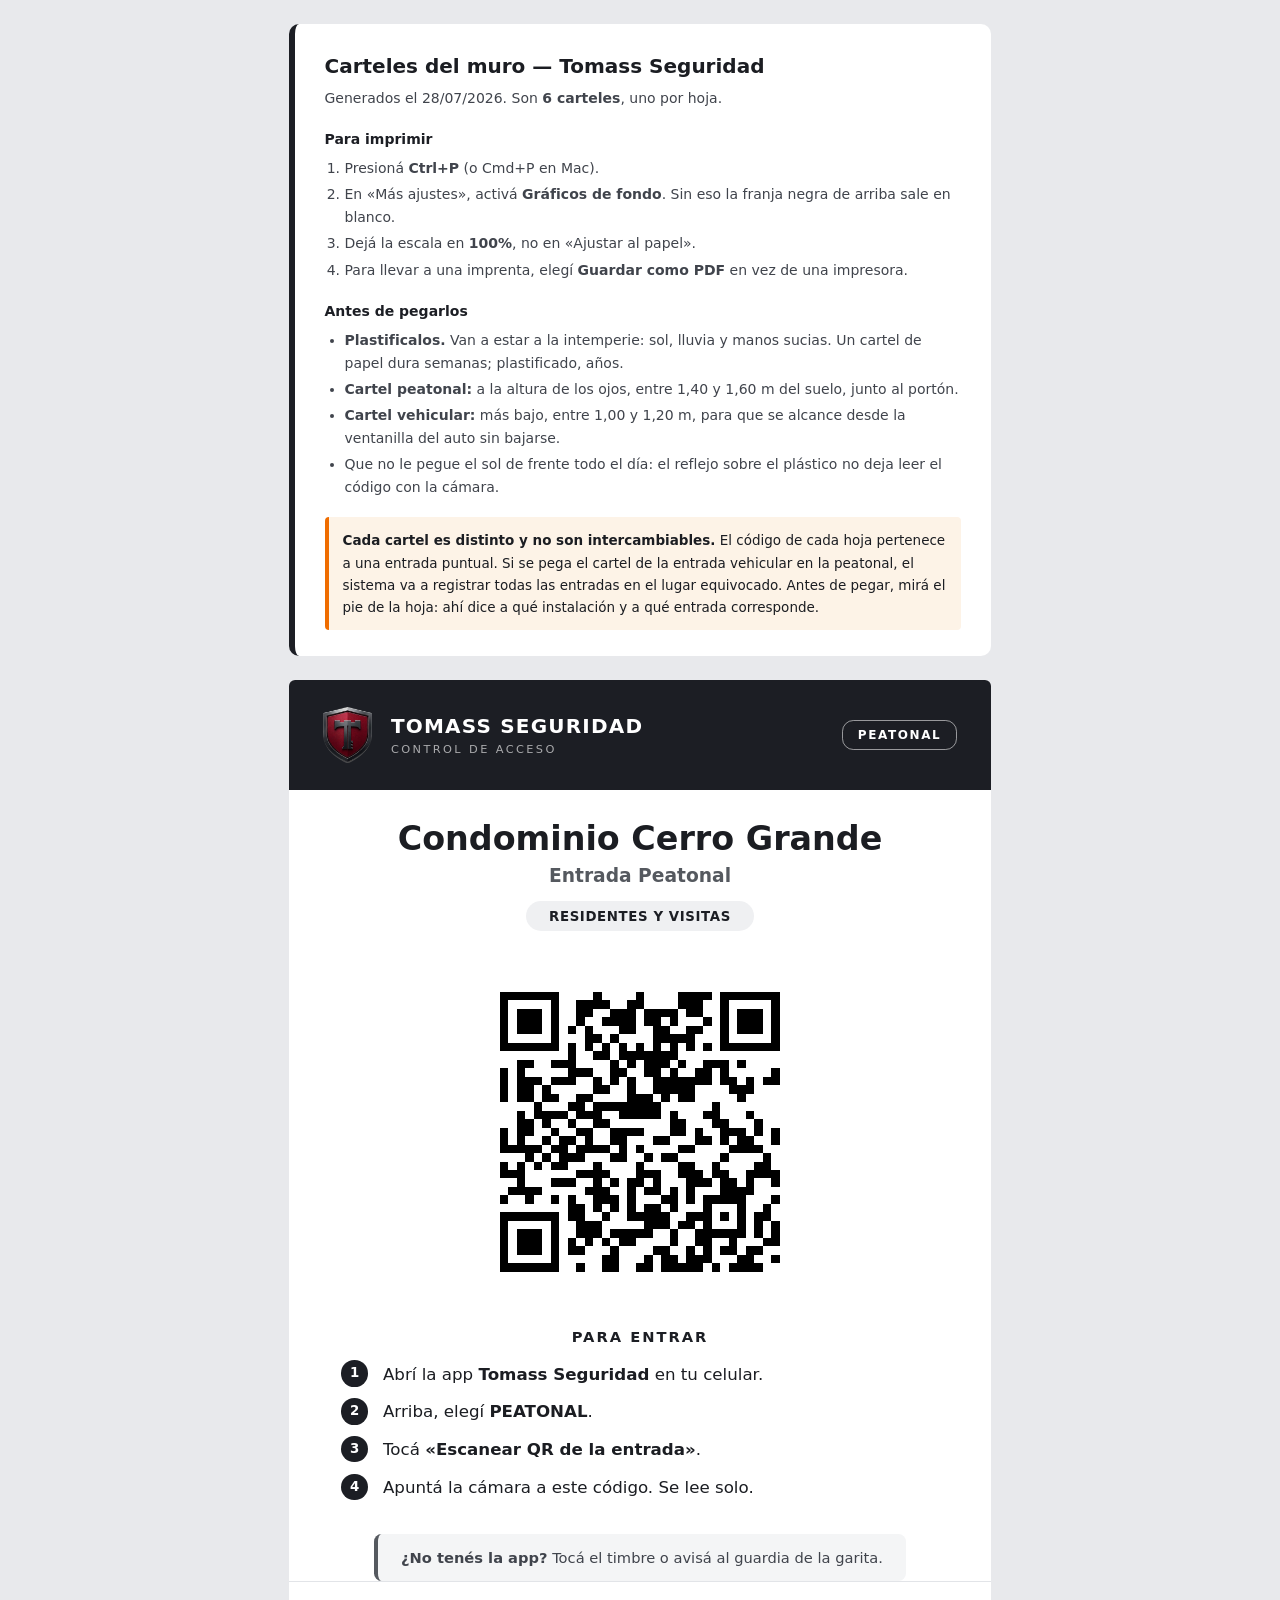
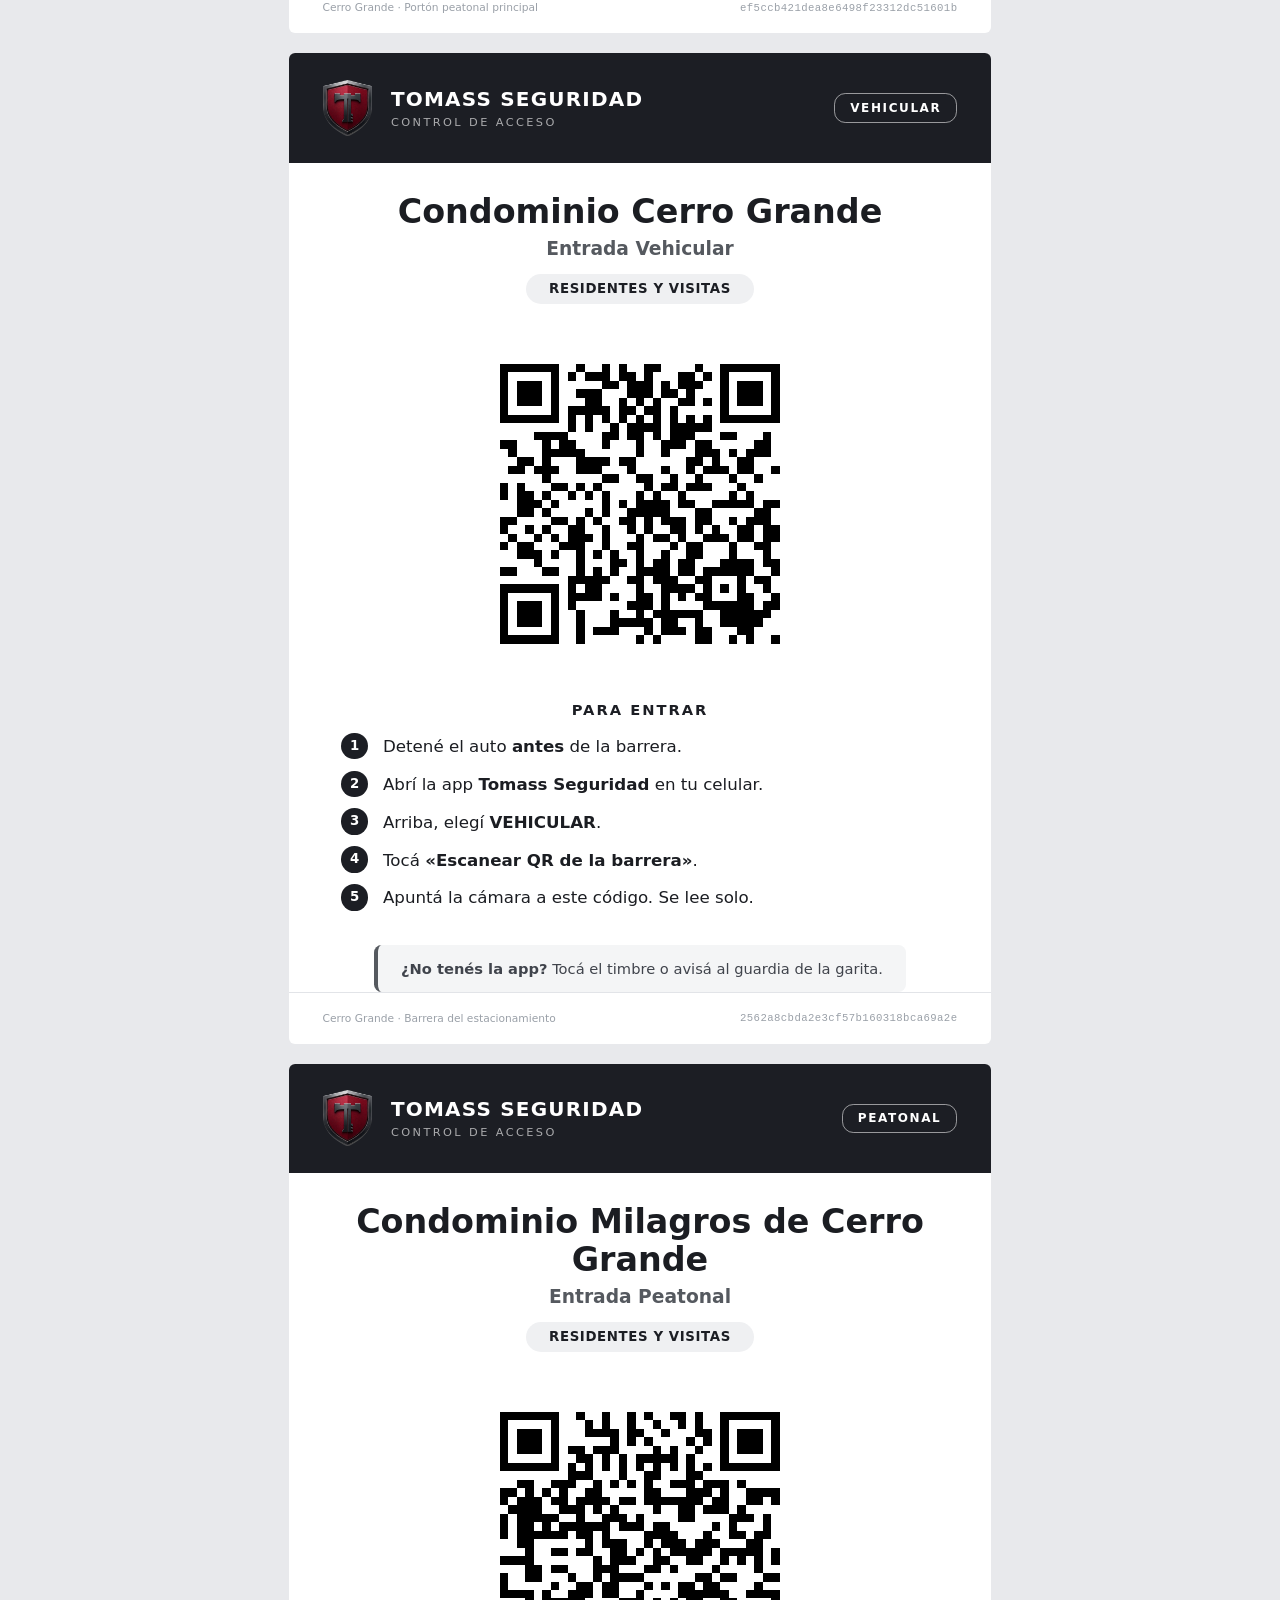
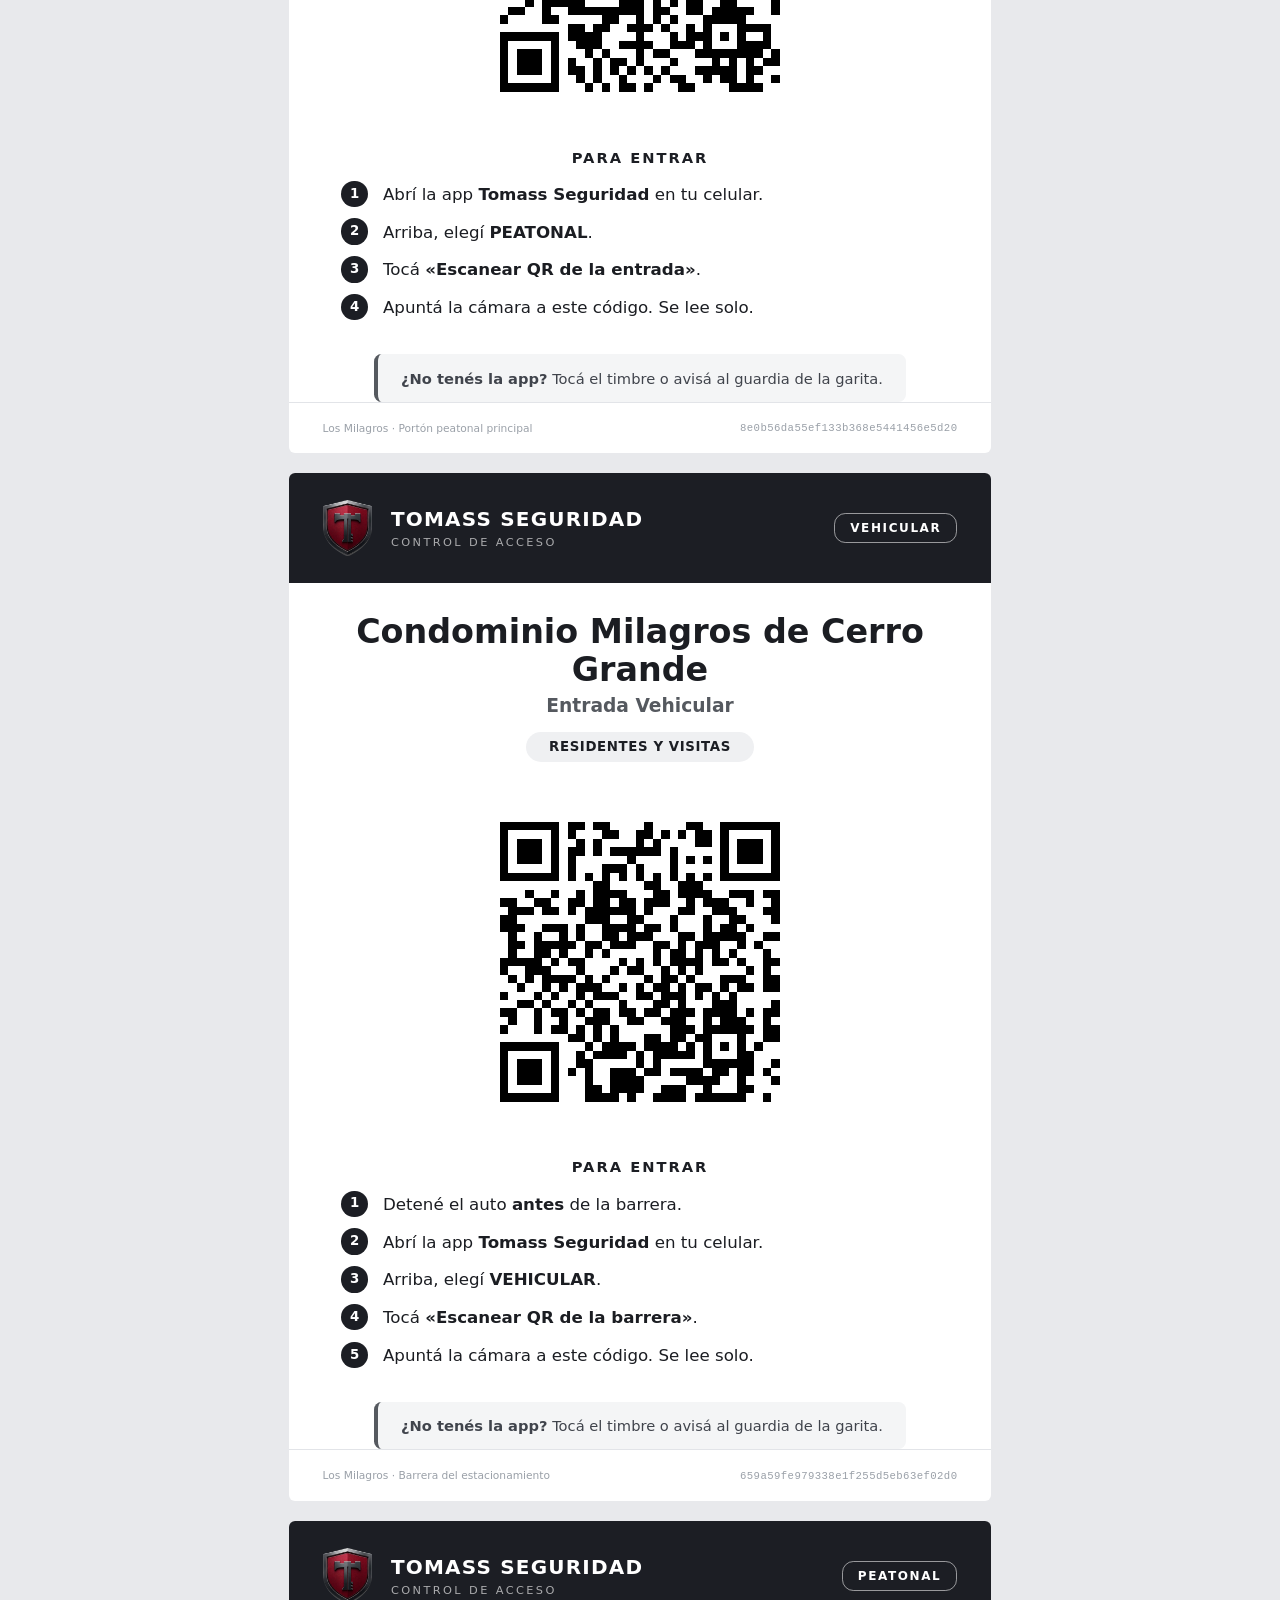
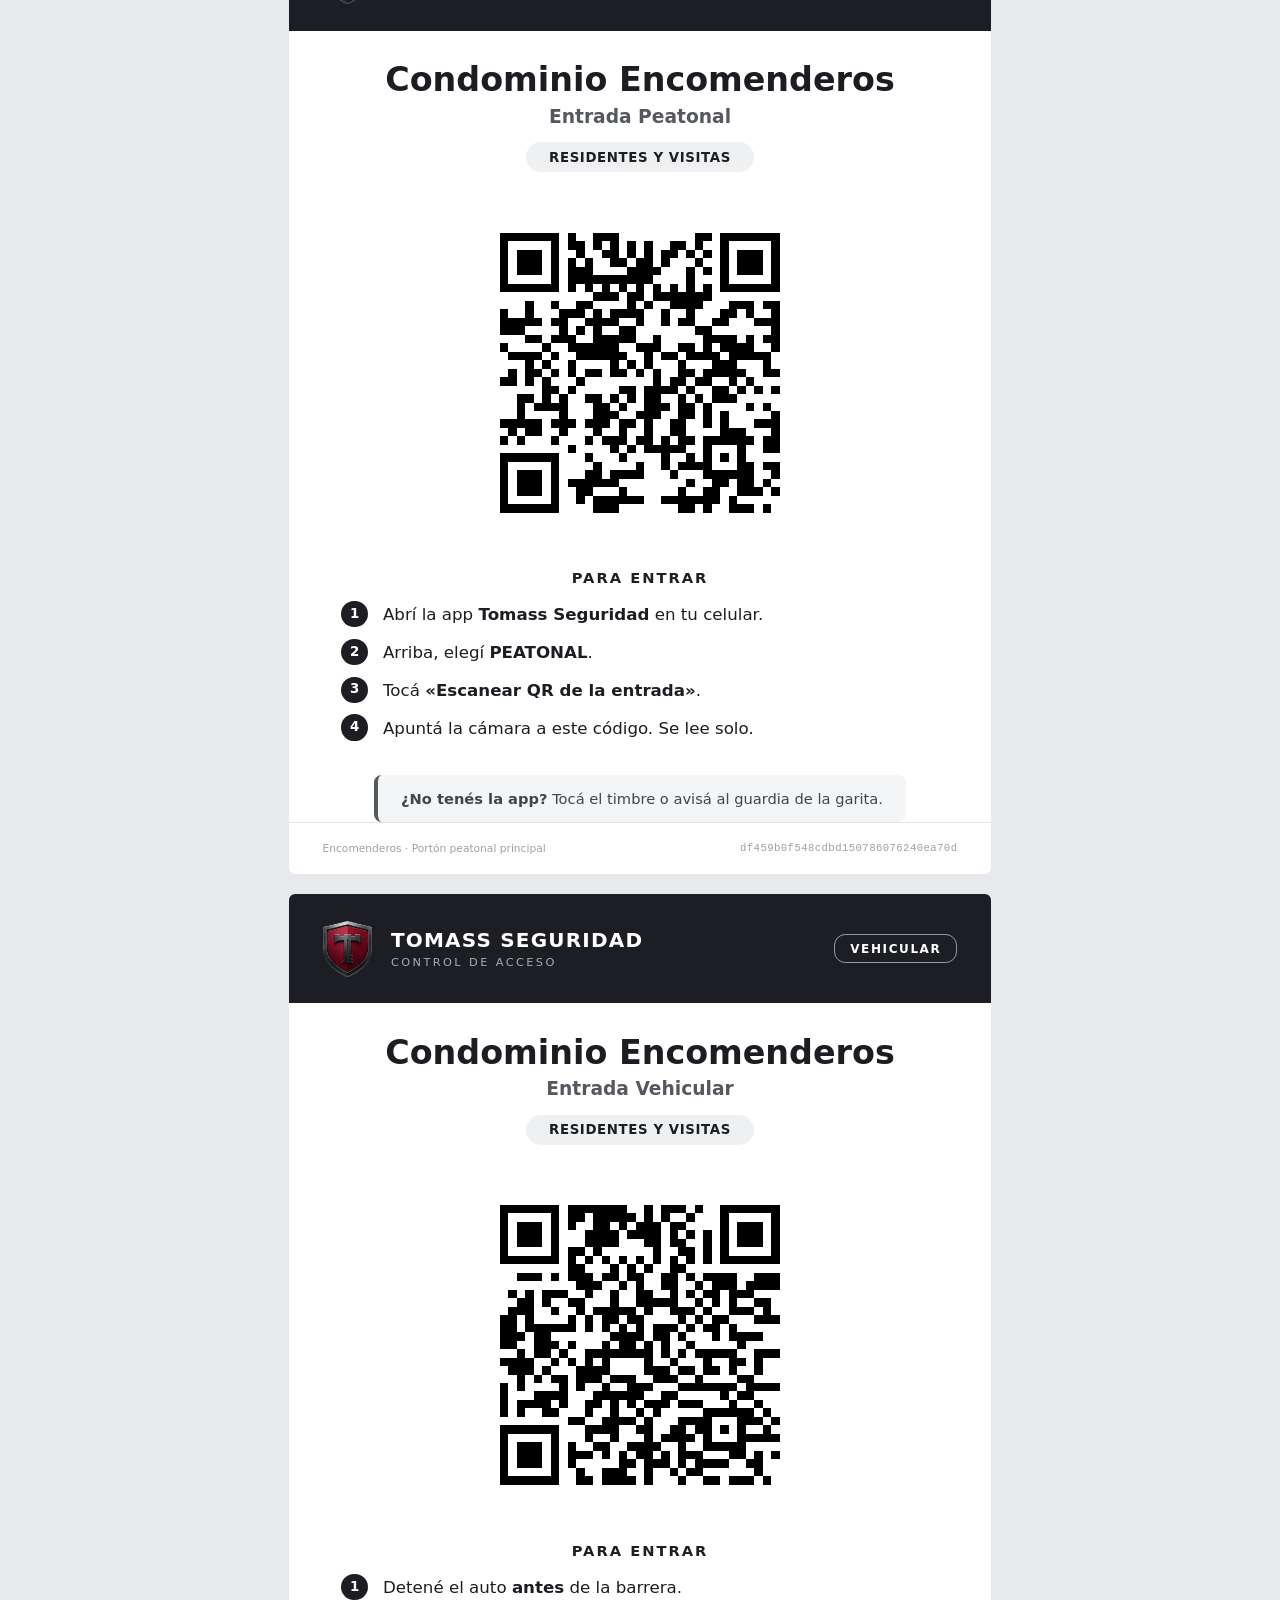
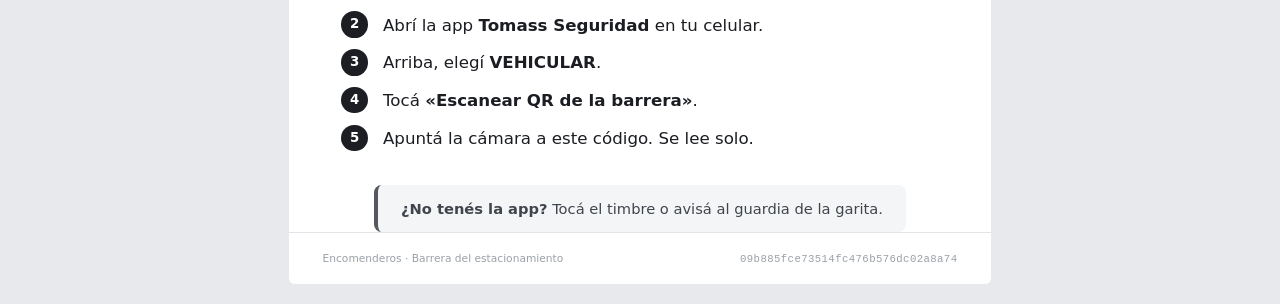
<file: carteles/carteles-para-imprimir.html>
<!doctype html>
<html lang="es">
<head>
<meta charset="utf-8">
<title>Carteles para imprimir — Tomass Seguridad</title>
<style>
  /* Márgenes de la hoja. Sirven igual para tamaño Carta y para A4. */
  @page { margin: 12mm; }

  * { box-sizing: border-box; margin: 0; padding: 0; }

  body {
    font-family: "Segoe UI", system-ui, -apple-system, Arial, sans-serif;
    color: #1B1D22;
    background: #E8E9EC;
    -webkit-print-color-adjust: exact;
    print-color-adjust: exact;
  }

  /* ---- La hoja de instrucciones: se ve en pantalla, NO se imprime ---- */
  .instrucciones {
    max-width: 186mm;
    margin: 24px auto;
    padding: 26px 30px;
    background: #fff;
    border-radius: 10px;
    border-left: 6px solid #1C1E24;
    line-height: 1.65;
    font-size: 14px;
  }
  .instrucciones h1 { font-size: 20px; margin-bottom: 4px; }
  .instrucciones h2 { font-size: 14px; margin: 18px 0 6px; color: #1C1E24; }
  .instrucciones p, .instrucciones li { color: #40444C; }
  .instrucciones ol, .instrucciones ul { margin-left: 20px; }
  .instrucciones li { margin: 3px 0; }
  .aviso {
    margin-top: 18px; padding: 12px 14px;
    background: #FDF3E7; border-left: 4px solid #EF6C00;
    border-radius: 4px; font-size: 13.5px;
  }

  /* ---- Un cartel = una hoja ---- */
  .cartel {
    width: 186mm;
    min-height: 250mm;
    margin: 20px auto;
    padding: 0;
    background: #fff;
    display: flex;
    flex-direction: column;
    align-items: center;
    border-radius: 6px;
    overflow: hidden;
  }

  .banda {
    width: 100%;
    background: #1C1E24;
    color: #fff;
    padding: 7mm 9mm;
    display: flex;
    align-items: center;
    gap: 5mm;
  }
  /* El escudo se incrusta acá, UNA sola vez, y los diez carteles lo reusan.
     Pegado en cada cartel, el archivo pesaría diez veces más. El escudo mide
     523 x 599, por eso el ancho es un poco menor que el alto. */
  .escudo {
    flex: 0 0 auto;
    height: 15mm; width: 13.1mm;
    background: url([data-uri]) center / contain no-repeat;
  }
  .marca { flex: 1; }
  .m1 { font-size: 15pt; font-weight: 800; letter-spacing: 1.2px; }
  .m2 { font-size: 8.5pt; opacity: .62; letter-spacing: 2.4px;
        text-transform: uppercase; margin-top: 1mm; }
  .tipoEntrada {
    font-size: 9pt; font-weight: 800; letter-spacing: 1.6px;
    border: 1.5px solid rgba(255,255,255,.55);
    border-radius: 3mm; padding: 1.8mm 4mm;
  }

  .lugar { text-align: center; padding: 8mm 9mm 0; }
  .lugar h1 { font-size: 25pt; font-weight: 800; line-height: 1.12; }
  .lugar h2 { font-size: 14pt; font-weight: 600; color: #55595F;
              margin-top: 2mm; }
  .quien {
    display: inline-block; margin-top: 4mm;
    font-size: 10pt; font-weight: 700; letter-spacing: .6px;
    text-transform: uppercase; color: #1C1E24;
    background: #EFF0F2; border-radius: 20mm; padding: 2mm 6mm;
  }

  .cuadroQr { padding: 7mm 0 6mm; }
  .qr { width: 92mm; height: 92mm; display: block; }

  .pasos { width: 100%; padding: 0 14mm; }
  .pasos h3 {
    font-size: 11pt; font-weight: 800; letter-spacing: 2px;
    text-transform: uppercase; color: #1C1E24;
    text-align: center; margin-bottom: 4mm;
  }
  .pasos ol { list-style: none; }
  .pasos li {
    display: flex; align-items: flex-start; gap: 4mm;
    margin-bottom: 3mm; font-size: 12.5pt; line-height: 1.4;
  }
  .pasos .n {
    flex: 0 0 auto;
    width: 7mm; height: 7mm; border-radius: 50%;
    background: #1C1E24; color: #fff;
    font-size: 10pt; font-weight: 800;
    display: flex; align-items: center; justify-content: center;
  }
  .pasos .t { padding-top: .6mm; }

  .sinApp {
    margin: 6mm 14mm 0; padding: 4mm 6mm;
    background: #F4F5F6; border-left: 4px solid #55595F;
    border-radius: 2mm; font-size: 11pt; color: #40444C;
  }

  .pie {
    margin-top: auto; width: 100%;
    padding: 5mm 9mm; border-top: 1px solid #E2E4E8;
    display: flex; justify-content: space-between; align-items: center;
    font-size: 8pt; color: #9AA0A8;
  }
  .codigo { font-family: Consolas, "Courier New", monospace; letter-spacing: .4px; }

  /* ---- Lo que cambia al imprimir ---- */
  @media print {
    body { background: #fff; }
    .instrucciones { display: none; }
    .cartel {
      margin: 0;
      border-radius: 0;
      width: 100%;
      min-height: auto;
      height: 100%;
      page-break-after: always;
      break-after: page;
    }
    .cartel:last-of-type { page-break-after: auto; break-after: auto; }
  }
</style>
</head>
<body>

<div class="instrucciones">
  <h1>Carteles del muro — Tomass Seguridad</h1>
  <p>Generados el 28/07/2026. Son <b>6 carteles</b>, uno por hoja.</p>

  <h2>Para imprimir</h2>
  <ol>
    <li>Presioná <b>Ctrl+P</b> (o Cmd+P en Mac).</li>
    <li>En «Más ajustes», activá <b>Gráficos de fondo</b>. Sin eso la franja
        negra de arriba sale en blanco.</li>
    <li>Dejá la escala en <b>100%</b>, no en «Ajustar al papel».</li>
    <li>Para llevar a una imprenta, elegí <b>Guardar como PDF</b> en vez de una
        impresora.</li>
  </ol>

  <h2>Antes de pegarlos</h2>
  <ul>
    <li><b>Plastificalos.</b> Van a estar a la intemperie: sol, lluvia y manos
        sucias. Un cartel de papel dura semanas; plastificado, años.</li>
    <li><b>Cartel peatonal:</b> a la altura de los ojos, entre 1,40 y 1,60 m del
        suelo, junto al portón.</li>
    <li><b>Cartel vehicular:</b> más bajo, entre 1,00 y 1,20 m, para que se
        alcance desde la ventanilla del auto sin bajarse.</li>
    <li>Que no le pegue el sol de frente todo el día: el reflejo sobre el
        plástico no deja leer el código con la cámara.</li>
  </ul>

  <div class="aviso">
    <b>Cada cartel es distinto y no son intercambiables.</b> El código de cada
    hoja pertenece a una entrada puntual. Si se pega el cartel de la entrada
    vehicular en la peatonal, el sistema va a registrar todas las entradas en el
    lugar equivocado. Antes de pegar, mirá el pie de la hoja: ahí dice a qué
    instalación y a qué entrada corresponde.
  </div>
</div>

  <section class="cartel">
    <header class="banda">
      <div class="escudo"></div>
      <div class="marca">
        <div class="m1">TOMASS SEGURIDAD</div>
        <div class="m2">Control de acceso</div>
      </div>
      <div class="tipoEntrada">PEATONAL</div>
    </header>

    <div class="lugar">
      <h1>Condominio Cerro Grande</h1>
      <h2>Entrada Peatonal</h2>
      <p class="quien">Residentes y visitas</p>
    </div>

    <div class="cuadroQr">
      <svg class="qr" viewBox="0 0 41 41" xmlns="http://www.w3.org/2000/svg" shape-rendering="crispEdges"><rect width="41" height="41" fill="#fff"/><path d="M4 4h1v1h-1zM5 4h1v1h-1zM6 4h1v1h-1zM7 4h1v1h-1zM8 4h1v1h-1zM9 4h1v1h-1zM10 4h1v1h-1zM15 4h1v1h-1zM20 4h1v1h-1zM25 4h1v1h-1zM26 4h1v1h-1zM27 4h1v1h-1zM28 4h1v1h-1zM30 4h1v1h-1zM31 4h1v1h-1zM32 4h1v1h-1zM33 4h1v1h-1zM34 4h1v1h-1zM35 4h1v1h-1zM36 4h1v1h-1zM4 5h1v1h-1zM10 5h1v1h-1zM13 5h1v1h-1zM14 5h1v1h-1zM15 5h1v1h-1zM16 5h1v1h-1zM19 5h1v1h-1zM20 5h1v1h-1zM25 5h1v1h-1zM26 5h1v1h-1zM27 5h1v1h-1zM30 5h1v1h-1zM36 5h1v1h-1zM4 6h1v1h-1zM6 6h1v1h-1zM7 6h1v1h-1zM8 6h1v1h-1zM10 6h1v1h-1zM13 6h1v1h-1zM14 6h1v1h-1zM17 6h1v1h-1zM18 6h1v1h-1zM19 6h1v1h-1zM21 6h1v1h-1zM22 6h1v1h-1zM23 6h1v1h-1zM24 6h1v1h-1zM26 6h1v1h-1zM27 6h1v1h-1zM30 6h1v1h-1zM32 6h1v1h-1zM33 6h1v1h-1zM34 6h1v1h-1zM36 6h1v1h-1zM4 7h1v1h-1zM6 7h1v1h-1zM7 7h1v1h-1zM8 7h1v1h-1zM10 7h1v1h-1zM13 7h1v1h-1zM16 7h1v1h-1zM17 7h1v1h-1zM18 7h1v1h-1zM19 7h1v1h-1zM21 7h1v1h-1zM22 7h1v1h-1zM24 7h1v1h-1zM28 7h1v1h-1zM30 7h1v1h-1zM32 7h1v1h-1zM33 7h1v1h-1zM34 7h1v1h-1zM36 7h1v1h-1zM4 8h1v1h-1zM6 8h1v1h-1zM7 8h1v1h-1zM8 8h1v1h-1zM10 8h1v1h-1zM12 8h1v1h-1zM14 8h1v1h-1zM18 8h1v1h-1zM19 8h1v1h-1zM22 8h1v1h-1zM23 8h1v1h-1zM26 8h1v1h-1zM27 8h1v1h-1zM30 8h1v1h-1zM32 8h1v1h-1zM33 8h1v1h-1zM34 8h1v1h-1zM36 8h1v1h-1zM4 9h1v1h-1zM10 9h1v1h-1zM14 9h1v1h-1zM15 9h1v1h-1zM17 9h1v1h-1zM22 9h1v1h-1zM23 9h1v1h-1zM24 9h1v1h-1zM25 9h1v1h-1zM26 9h1v1h-1zM30 9h1v1h-1zM36 9h1v1h-1zM4 10h1v1h-1zM5 10h1v1h-1zM6 10h1v1h-1zM7 10h1v1h-1zM8 10h1v1h-1zM9 10h1v1h-1zM10 10h1v1h-1zM12 10h1v1h-1zM14 10h1v1h-1zM16 10h1v1h-1zM18 10h1v1h-1zM20 10h1v1h-1zM22 10h1v1h-1zM24 10h1v1h-1zM26 10h1v1h-1zM28 10h1v1h-1zM30 10h1v1h-1zM31 10h1v1h-1zM32 10h1v1h-1zM33 10h1v1h-1zM34 10h1v1h-1zM35 10h1v1h-1zM36 10h1v1h-1zM12 11h1v1h-1zM15 11h1v1h-1zM16 11h1v1h-1zM18 11h1v1h-1zM19 11h1v1h-1zM20 11h1v1h-1zM21 11h1v1h-1zM22 11h1v1h-1zM23 11h1v1h-1zM24 11h1v1h-1zM6 12h1v1h-1zM7 12h1v1h-1zM10 12h1v1h-1zM11 12h1v1h-1zM12 12h1v1h-1zM17 12h1v1h-1zM19 12h1v1h-1zM21 12h1v1h-1zM22 12h1v1h-1zM23 12h1v1h-1zM25 12h1v1h-1zM28 12h1v1h-1zM29 12h1v1h-1zM30 12h1v1h-1zM32 12h1v1h-1zM4 13h1v1h-1zM6 13h1v1h-1zM12 13h1v1h-1zM13 13h1v1h-1zM14 13h1v1h-1zM17 13h1v1h-1zM18 13h1v1h-1zM21 13h1v1h-1zM22 13h1v1h-1zM24 13h1v1h-1zM27 13h1v1h-1zM28 13h1v1h-1zM30 13h1v1h-1zM36 13h1v1h-1zM4 14h1v1h-1zM6 14h1v1h-1zM7 14h1v1h-1zM8 14h1v1h-1zM10 14h1v1h-1zM11 14h1v1h-1zM12 14h1v1h-1zM15 14h1v1h-1zM17 14h1v1h-1zM19 14h1v1h-1zM22 14h1v1h-1zM23 14h1v1h-1zM24 14h1v1h-1zM25 14h1v1h-1zM26 14h1v1h-1zM27 14h1v1h-1zM28 14h1v1h-1zM30 14h1v1h-1zM31 14h1v1h-1zM33 14h1v1h-1zM35 14h1v1h-1zM36 14h1v1h-1zM4 15h1v1h-1zM6 15h1v1h-1zM7 15h1v1h-1zM9 15h1v1h-1zM15 15h1v1h-1zM16 15h1v1h-1zM19 15h1v1h-1zM22 15h1v1h-1zM23 15h1v1h-1zM24 15h1v1h-1zM25 15h1v1h-1zM26 15h1v1h-1zM31 15h1v1h-1zM32 15h1v1h-1zM33 15h1v1h-1zM4 16h1v1h-1zM6 16h1v1h-1zM7 16h1v1h-1zM9 16h1v1h-1zM10 16h1v1h-1zM13 16h1v1h-1zM14 16h1v1h-1zM19 16h1v1h-1zM20 16h1v1h-1zM21 16h1v1h-1zM23 16h1v1h-1zM25 16h1v1h-1zM26 16h1v1h-1zM32 16h1v1h-1zM8 17h1v1h-1zM12 17h1v1h-1zM13 17h1v1h-1zM15 17h1v1h-1zM16 17h1v1h-1zM17 17h1v1h-1zM18 17h1v1h-1zM19 17h1v1h-1zM20 17h1v1h-1zM21 17h1v1h-1zM22 17h1v1h-1zM29 17h1v1h-1zM6 18h1v1h-1zM8 18h1v1h-1zM9 18h1v1h-1zM10 18h1v1h-1zM11 18h1v1h-1zM13 18h1v1h-1zM14 18h1v1h-1zM15 18h1v1h-1zM18 18h1v1h-1zM19 18h1v1h-1zM20 18h1v1h-1zM21 18h1v1h-1zM22 18h1v1h-1zM24 18h1v1h-1zM28 18h1v1h-1zM29 18h1v1h-1zM33 18h1v1h-1zM6 19h1v1h-1zM7 19h1v1h-1zM9 19h1v1h-1zM12 19h1v1h-1zM15 19h1v1h-1zM16 19h1v1h-1zM24 19h1v1h-1zM25 19h1v1h-1zM29 19h1v1h-1zM30 19h1v1h-1zM34 19h1v1h-1zM4 20h1v1h-1zM6 20h1v1h-1zM7 20h1v1h-1zM10 20h1v1h-1zM13 20h1v1h-1zM14 20h1v1h-1zM17 20h1v1h-1zM18 20h1v1h-1zM19 20h1v1h-1zM20 20h1v1h-1zM24 20h1v1h-1zM25 20h1v1h-1zM27 20h1v1h-1zM30 20h1v1h-1zM31 20h1v1h-1zM32 20h1v1h-1zM34 20h1v1h-1zM36 20h1v1h-1zM4 21h1v1h-1zM6 21h1v1h-1zM9 21h1v1h-1zM11 21h1v1h-1zM12 21h1v1h-1zM14 21h1v1h-1zM17 21h1v1h-1zM18 21h1v1h-1zM22 21h1v1h-1zM23 21h1v1h-1zM27 21h1v1h-1zM28 21h1v1h-1zM30 21h1v1h-1zM32 21h1v1h-1zM33 21h1v1h-1zM36 21h1v1h-1zM4 22h1v1h-1zM5 22h1v1h-1zM6 22h1v1h-1zM7 22h1v1h-1zM8 22h1v1h-1zM10 22h1v1h-1zM11 22h1v1h-1zM13 22h1v1h-1zM14 22h1v1h-1zM15 22h1v1h-1zM16 22h1v1h-1zM18 22h1v1h-1zM20 22h1v1h-1zM25 22h1v1h-1zM26 22h1v1h-1zM31 22h1v1h-1zM32 22h1v1h-1zM33 22h1v1h-1zM34 22h1v1h-1zM7 23h1v1h-1zM9 23h1v1h-1zM11 23h1v1h-1zM12 23h1v1h-1zM13 23h1v1h-1zM17 23h1v1h-1zM18 23h1v1h-1zM21 23h1v1h-1zM23 23h1v1h-1zM24 23h1v1h-1zM30 23h1v1h-1zM35 23h1v1h-1zM4 24h1v1h-1zM6 24h1v1h-1zM8 24h1v1h-1zM10 24h1v1h-1zM11 24h1v1h-1zM15 24h1v1h-1zM20 24h1v1h-1zM25 24h1v1h-1zM26 24h1v1h-1zM29 24h1v1h-1zM34 24h1v1h-1zM35 24h1v1h-1zM4 25h1v1h-1zM5 25h1v1h-1zM6 25h1v1h-1zM13 25h1v1h-1zM14 25h1v1h-1zM15 25h1v1h-1zM16 25h1v1h-1zM20 25h1v1h-1zM21 25h1v1h-1zM22 25h1v1h-1zM25 25h1v1h-1zM26 25h1v1h-1zM27 25h1v1h-1zM29 25h1v1h-1zM30 25h1v1h-1zM33 25h1v1h-1zM34 25h1v1h-1zM35 25h1v1h-1zM36 25h1v1h-1zM6 26h1v1h-1zM10 26h1v1h-1zM11 26h1v1h-1zM12 26h1v1h-1zM15 26h1v1h-1zM17 26h1v1h-1zM19 26h1v1h-1zM20 26h1v1h-1zM22 26h1v1h-1zM26 26h1v1h-1zM27 26h1v1h-1zM28 26h1v1h-1zM30 26h1v1h-1zM31 26h1v1h-1zM33 26h1v1h-1zM36 26h1v1h-1zM5 27h1v1h-1zM6 27h1v1h-1zM7 27h1v1h-1zM8 27h1v1h-1zM14 27h1v1h-1zM15 27h1v1h-1zM16 27h1v1h-1zM19 27h1v1h-1zM21 27h1v1h-1zM22 27h1v1h-1zM24 27h1v1h-1zM26 27h1v1h-1zM30 27h1v1h-1zM31 27h1v1h-1zM32 27h1v1h-1zM33 27h1v1h-1zM4 28h1v1h-1zM7 28h1v1h-1zM10 28h1v1h-1zM12 28h1v1h-1zM15 28h1v1h-1zM16 28h1v1h-1zM17 28h1v1h-1zM19 28h1v1h-1zM23 28h1v1h-1zM24 28h1v1h-1zM26 28h1v1h-1zM28 28h1v1h-1zM29 28h1v1h-1zM30 28h1v1h-1zM31 28h1v1h-1zM32 28h1v1h-1zM36 28h1v1h-1zM12 29h1v1h-1zM13 29h1v1h-1zM15 29h1v1h-1zM17 29h1v1h-1zM19 29h1v1h-1zM21 29h1v1h-1zM22 29h1v1h-1zM24 29h1v1h-1zM28 29h1v1h-1zM32 29h1v1h-1zM35 29h1v1h-1zM4 30h1v1h-1zM5 30h1v1h-1zM6 30h1v1h-1zM7 30h1v1h-1zM8 30h1v1h-1zM9 30h1v1h-1zM10 30h1v1h-1zM12 30h1v1h-1zM13 30h1v1h-1zM16 30h1v1h-1zM19 30h1v1h-1zM20 30h1v1h-1zM21 30h1v1h-1zM22 30h1v1h-1zM23 30h1v1h-1zM26 30h1v1h-1zM27 30h1v1h-1zM28 30h1v1h-1zM30 30h1v1h-1zM32 30h1v1h-1zM34 30h1v1h-1zM35 30h1v1h-1zM4 31h1v1h-1zM10 31h1v1h-1zM13 31h1v1h-1zM14 31h1v1h-1zM15 31h1v1h-1zM21 31h1v1h-1zM22 31h1v1h-1zM23 31h1v1h-1zM25 31h1v1h-1zM26 31h1v1h-1zM28 31h1v1h-1zM32 31h1v1h-1zM34 31h1v1h-1zM36 31h1v1h-1zM4 32h1v1h-1zM6 32h1v1h-1zM7 32h1v1h-1zM8 32h1v1h-1zM10 32h1v1h-1zM13 32h1v1h-1zM14 32h1v1h-1zM15 32h1v1h-1zM17 32h1v1h-1zM18 32h1v1h-1zM19 32h1v1h-1zM20 32h1v1h-1zM21 32h1v1h-1zM24 32h1v1h-1zM27 32h1v1h-1zM28 32h1v1h-1zM29 32h1v1h-1zM30 32h1v1h-1zM31 32h1v1h-1zM32 32h1v1h-1zM34 32h1v1h-1zM36 32h1v1h-1zM4 33h1v1h-1zM6 33h1v1h-1zM7 33h1v1h-1zM8 33h1v1h-1zM10 33h1v1h-1zM12 33h1v1h-1zM14 33h1v1h-1zM16 33h1v1h-1zM18 33h1v1h-1zM19 33h1v1h-1zM24 33h1v1h-1zM27 33h1v1h-1zM28 33h1v1h-1zM31 33h1v1h-1zM35 33h1v1h-1zM36 33h1v1h-1zM4 34h1v1h-1zM6 34h1v1h-1zM7 34h1v1h-1zM8 34h1v1h-1zM10 34h1v1h-1zM12 34h1v1h-1zM13 34h1v1h-1zM17 34h1v1h-1zM22 34h1v1h-1zM23 34h1v1h-1zM26 34h1v1h-1zM28 34h1v1h-1zM30 34h1v1h-1zM31 34h1v1h-1zM33 34h1v1h-1zM34 34h1v1h-1zM4 35h1v1h-1zM10 35h1v1h-1zM16 35h1v1h-1zM17 35h1v1h-1zM21 35h1v1h-1zM23 35h1v1h-1zM24 35h1v1h-1zM26 35h1v1h-1zM27 35h1v1h-1zM28 35h1v1h-1zM32 35h1v1h-1zM33 35h1v1h-1zM36 35h1v1h-1zM4 36h1v1h-1zM5 36h1v1h-1zM6 36h1v1h-1zM7 36h1v1h-1zM8 36h1v1h-1zM9 36h1v1h-1zM10 36h1v1h-1zM13 36h1v1h-1zM16 36h1v1h-1zM17 36h1v1h-1zM20 36h1v1h-1zM21 36h1v1h-1zM23 36h1v1h-1zM24 36h1v1h-1zM25 36h1v1h-1zM26 36h1v1h-1zM27 36h1v1h-1zM29 36h1v1h-1zM31 36h1v1h-1zM32 36h1v1h-1zM33 36h1v1h-1zM34 36h1v1h-1z" fill="#000"/></svg>
    </div>

    <div class="pasos">
      <h3>Para entrar</h3>
      <ol><li><span class="n">1</span><span class="t">Abrí la app <b>Tomass Seguridad</b> en tu celular.</span></li><li><span class="n">2</span><span class="t">Arriba, elegí <b>PEATONAL</b>.</span></li><li><span class="n">3</span><span class="t">Tocá <b>«Escanear QR de la entrada»</b>.</span></li><li><span class="n">4</span><span class="t">Apuntá la cámara a este código. Se lee solo.</span></li></ol>
    </div>

    <div class="sinApp">
      <b>¿No tenés la app?</b> Tocá el timbre o avisá al guardia de la garita.
    </div>

    <footer class="pie">
      <span>Cerro Grande
        · Portón peatonal principal</span>
      <span class="codigo">ef5ccb421dea8e6498f23312dc51601b</span>
    </footer>
  </section>
  <section class="cartel">
    <header class="banda">
      <div class="escudo"></div>
      <div class="marca">
        <div class="m1">TOMASS SEGURIDAD</div>
        <div class="m2">Control de acceso</div>
      </div>
      <div class="tipoEntrada">VEHICULAR</div>
    </header>

    <div class="lugar">
      <h1>Condominio Cerro Grande</h1>
      <h2>Entrada Vehicular</h2>
      <p class="quien">Residentes y visitas</p>
    </div>

    <div class="cuadroQr">
      <svg class="qr" viewBox="0 0 41 41" xmlns="http://www.w3.org/2000/svg" shape-rendering="crispEdges"><rect width="41" height="41" fill="#fff"/><path d="M4 4h1v1h-1zM5 4h1v1h-1zM6 4h1v1h-1zM7 4h1v1h-1zM8 4h1v1h-1zM9 4h1v1h-1zM10 4h1v1h-1zM13 4h1v1h-1zM16 4h1v1h-1zM18 4h1v1h-1zM21 4h1v1h-1zM22 4h1v1h-1zM27 4h1v1h-1zM30 4h1v1h-1zM31 4h1v1h-1zM32 4h1v1h-1zM33 4h1v1h-1zM34 4h1v1h-1zM35 4h1v1h-1zM36 4h1v1h-1zM4 5h1v1h-1zM10 5h1v1h-1zM12 5h1v1h-1zM14 5h1v1h-1zM15 5h1v1h-1zM16 5h1v1h-1zM18 5h1v1h-1zM19 5h1v1h-1zM21 5h1v1h-1zM25 5h1v1h-1zM26 5h1v1h-1zM28 5h1v1h-1zM30 5h1v1h-1zM36 5h1v1h-1zM4 6h1v1h-1zM6 6h1v1h-1zM7 6h1v1h-1zM8 6h1v1h-1zM10 6h1v1h-1zM16 6h1v1h-1zM17 6h1v1h-1zM19 6h1v1h-1zM20 6h1v1h-1zM21 6h1v1h-1zM23 6h1v1h-1zM25 6h1v1h-1zM26 6h1v1h-1zM27 6h1v1h-1zM30 6h1v1h-1zM32 6h1v1h-1zM33 6h1v1h-1zM34 6h1v1h-1zM36 6h1v1h-1zM4 7h1v1h-1zM6 7h1v1h-1zM7 7h1v1h-1zM8 7h1v1h-1zM10 7h1v1h-1zM13 7h1v1h-1zM14 7h1v1h-1zM15 7h1v1h-1zM19 7h1v1h-1zM20 7h1v1h-1zM21 7h1v1h-1zM23 7h1v1h-1zM24 7h1v1h-1zM26 7h1v1h-1zM30 7h1v1h-1zM32 7h1v1h-1zM33 7h1v1h-1zM34 7h1v1h-1zM36 7h1v1h-1zM4 8h1v1h-1zM6 8h1v1h-1zM7 8h1v1h-1zM8 8h1v1h-1zM10 8h1v1h-1zM14 8h1v1h-1zM15 8h1v1h-1zM18 8h1v1h-1zM20 8h1v1h-1zM22 8h1v1h-1zM25 8h1v1h-1zM26 8h1v1h-1zM28 8h1v1h-1zM30 8h1v1h-1zM32 8h1v1h-1zM33 8h1v1h-1zM34 8h1v1h-1zM36 8h1v1h-1zM4 9h1v1h-1zM10 9h1v1h-1zM12 9h1v1h-1zM13 9h1v1h-1zM14 9h1v1h-1zM15 9h1v1h-1zM16 9h1v1h-1zM18 9h1v1h-1zM19 9h1v1h-1zM21 9h1v1h-1zM22 9h1v1h-1zM24 9h1v1h-1zM30 9h1v1h-1zM36 9h1v1h-1zM4 10h1v1h-1zM5 10h1v1h-1zM6 10h1v1h-1zM7 10h1v1h-1zM8 10h1v1h-1zM9 10h1v1h-1zM10 10h1v1h-1zM12 10h1v1h-1zM14 10h1v1h-1zM16 10h1v1h-1zM18 10h1v1h-1zM20 10h1v1h-1zM22 10h1v1h-1zM24 10h1v1h-1zM26 10h1v1h-1zM28 10h1v1h-1zM30 10h1v1h-1zM31 10h1v1h-1zM32 10h1v1h-1zM33 10h1v1h-1zM34 10h1v1h-1zM35 10h1v1h-1zM36 10h1v1h-1zM12 11h1v1h-1zM14 11h1v1h-1zM17 11h1v1h-1zM19 11h1v1h-1zM20 11h1v1h-1zM21 11h1v1h-1zM22 11h1v1h-1zM24 11h1v1h-1zM25 11h1v1h-1zM26 11h1v1h-1zM27 11h1v1h-1zM28 11h1v1h-1zM8 12h1v1h-1zM9 12h1v1h-1zM10 12h1v1h-1zM11 12h1v1h-1zM16 12h1v1h-1zM17 12h1v1h-1zM19 12h1v1h-1zM20 12h1v1h-1zM22 12h1v1h-1zM24 12h1v1h-1zM25 12h1v1h-1zM26 12h1v1h-1zM30 12h1v1h-1zM31 12h1v1h-1zM35 12h1v1h-1zM4 13h1v1h-1zM5 13h1v1h-1zM9 13h1v1h-1zM11 13h1v1h-1zM12 13h1v1h-1zM16 13h1v1h-1zM20 13h1v1h-1zM23 13h1v1h-1zM24 13h1v1h-1zM25 13h1v1h-1zM27 13h1v1h-1zM28 13h1v1h-1zM34 13h1v1h-1zM35 13h1v1h-1zM5 14h1v1h-1zM9 14h1v1h-1zM10 14h1v1h-1zM11 14h1v1h-1zM12 14h1v1h-1zM13 14h1v1h-1zM20 14h1v1h-1zM23 14h1v1h-1zM27 14h1v1h-1zM28 14h1v1h-1zM29 14h1v1h-1zM31 14h1v1h-1zM33 14h1v1h-1zM34 14h1v1h-1zM35 14h1v1h-1zM6 15h1v1h-1zM7 15h1v1h-1zM9 15h1v1h-1zM13 15h1v1h-1zM14 15h1v1h-1zM15 15h1v1h-1zM16 15h1v1h-1zM18 15h1v1h-1zM19 15h1v1h-1zM26 15h1v1h-1zM27 15h1v1h-1zM29 15h1v1h-1zM32 15h1v1h-1zM33 15h1v1h-1zM5 16h1v1h-1zM6 16h1v1h-1zM8 16h1v1h-1zM9 16h1v1h-1zM10 16h1v1h-1zM13 16h1v1h-1zM14 16h1v1h-1zM15 16h1v1h-1zM19 16h1v1h-1zM23 16h1v1h-1zM26 16h1v1h-1zM28 16h1v1h-1zM29 16h1v1h-1zM30 16h1v1h-1zM32 16h1v1h-1zM33 16h1v1h-1zM36 16h1v1h-1zM9 17h1v1h-1zM16 17h1v1h-1zM17 17h1v1h-1zM20 17h1v1h-1zM21 17h1v1h-1zM24 17h1v1h-1zM27 17h1v1h-1zM31 17h1v1h-1zM34 17h1v1h-1zM4 18h1v1h-1zM6 18h1v1h-1zM10 18h1v1h-1zM11 18h1v1h-1zM13 18h1v1h-1zM15 18h1v1h-1zM21 18h1v1h-1zM23 18h1v1h-1zM24 18h1v1h-1zM26 18h1v1h-1zM27 18h1v1h-1zM28 18h1v1h-1zM32 18h1v1h-1zM4 19h1v1h-1zM6 19h1v1h-1zM7 19h1v1h-1zM9 19h1v1h-1zM12 19h1v1h-1zM14 19h1v1h-1zM16 19h1v1h-1zM20 19h1v1h-1zM22 19h1v1h-1zM25 19h1v1h-1zM31 19h1v1h-1zM33 19h1v1h-1zM6 20h1v1h-1zM7 20h1v1h-1zM8 20h1v1h-1zM10 20h1v1h-1zM16 20h1v1h-1zM18 20h1v1h-1zM20 20h1v1h-1zM21 20h1v1h-1zM22 20h1v1h-1zM23 20h1v1h-1zM25 20h1v1h-1zM26 20h1v1h-1zM29 20h1v1h-1zM30 20h1v1h-1zM31 20h1v1h-1zM32 20h1v1h-1zM33 20h1v1h-1zM35 20h1v1h-1zM36 20h1v1h-1zM6 21h1v1h-1zM7 21h1v1h-1zM9 21h1v1h-1zM14 21h1v1h-1zM16 21h1v1h-1zM19 21h1v1h-1zM20 21h1v1h-1zM21 21h1v1h-1zM22 21h1v1h-1zM23 21h1v1h-1zM27 21h1v1h-1zM28 21h1v1h-1zM34 21h1v1h-1zM35 21h1v1h-1zM4 22h1v1h-1zM5 22h1v1h-1zM10 22h1v1h-1zM11 22h1v1h-1zM13 22h1v1h-1zM15 22h1v1h-1zM18 22h1v1h-1zM19 22h1v1h-1zM21 22h1v1h-1zM23 22h1v1h-1zM24 22h1v1h-1zM25 22h1v1h-1zM27 22h1v1h-1zM28 22h1v1h-1zM31 22h1v1h-1zM33 22h1v1h-1zM34 22h1v1h-1zM35 22h1v1h-1zM4 23h1v1h-1zM7 23h1v1h-1zM9 23h1v1h-1zM12 23h1v1h-1zM13 23h1v1h-1zM16 23h1v1h-1zM19 23h1v1h-1zM21 23h1v1h-1zM24 23h1v1h-1zM25 23h1v1h-1zM27 23h1v1h-1zM29 23h1v1h-1zM32 23h1v1h-1zM33 23h1v1h-1zM35 23h1v1h-1zM36 23h1v1h-1zM5 24h1v1h-1zM8 24h1v1h-1zM10 24h1v1h-1zM12 24h1v1h-1zM13 24h1v1h-1zM14 24h1v1h-1zM16 24h1v1h-1zM20 24h1v1h-1zM22 24h1v1h-1zM23 24h1v1h-1zM25 24h1v1h-1zM28 24h1v1h-1zM29 24h1v1h-1zM30 24h1v1h-1zM32 24h1v1h-1zM33 24h1v1h-1zM35 24h1v1h-1zM36 24h1v1h-1zM4 25h1v1h-1zM6 25h1v1h-1zM7 25h1v1h-1zM11 25h1v1h-1zM12 25h1v1h-1zM13 25h1v1h-1zM16 25h1v1h-1zM19 25h1v1h-1zM20 25h1v1h-1zM24 25h1v1h-1zM26 25h1v1h-1zM27 25h1v1h-1zM31 25h1v1h-1zM34 25h1v1h-1zM35 25h1v1h-1zM6 26h1v1h-1zM7 26h1v1h-1zM8 26h1v1h-1zM10 26h1v1h-1zM13 26h1v1h-1zM15 26h1v1h-1zM17 26h1v1h-1zM20 26h1v1h-1zM23 26h1v1h-1zM26 26h1v1h-1zM27 26h1v1h-1zM31 26h1v1h-1zM35 26h1v1h-1zM8 27h1v1h-1zM13 27h1v1h-1zM17 27h1v1h-1zM18 27h1v1h-1zM20 27h1v1h-1zM22 27h1v1h-1zM23 27h1v1h-1zM25 27h1v1h-1zM26 27h1v1h-1zM30 27h1v1h-1zM31 27h1v1h-1zM32 27h1v1h-1zM33 27h1v1h-1zM35 27h1v1h-1zM36 27h1v1h-1zM4 28h1v1h-1zM5 28h1v1h-1zM9 28h1v1h-1zM10 28h1v1h-1zM13 28h1v1h-1zM15 28h1v1h-1zM17 28h1v1h-1zM20 28h1v1h-1zM21 28h1v1h-1zM22 28h1v1h-1zM23 28h1v1h-1zM25 28h1v1h-1zM26 28h1v1h-1zM28 28h1v1h-1zM29 28h1v1h-1zM30 28h1v1h-1zM31 28h1v1h-1zM32 28h1v1h-1zM33 28h1v1h-1zM36 28h1v1h-1zM12 29h1v1h-1zM13 29h1v1h-1zM14 29h1v1h-1zM15 29h1v1h-1zM16 29h1v1h-1zM19 29h1v1h-1zM20 29h1v1h-1zM22 29h1v1h-1zM23 29h1v1h-1zM24 29h1v1h-1zM27 29h1v1h-1zM28 29h1v1h-1zM32 29h1v1h-1zM34 29h1v1h-1zM35 29h1v1h-1zM4 30h1v1h-1zM5 30h1v1h-1zM6 30h1v1h-1zM7 30h1v1h-1zM8 30h1v1h-1zM9 30h1v1h-1zM10 30h1v1h-1zM12 30h1v1h-1zM14 30h1v1h-1zM15 30h1v1h-1zM20 30h1v1h-1zM23 30h1v1h-1zM24 30h1v1h-1zM25 30h1v1h-1zM26 30h1v1h-1zM28 30h1v1h-1zM30 30h1v1h-1zM32 30h1v1h-1zM35 30h1v1h-1zM4 31h1v1h-1zM10 31h1v1h-1zM12 31h1v1h-1zM13 31h1v1h-1zM14 31h1v1h-1zM15 31h1v1h-1zM17 31h1v1h-1zM20 31h1v1h-1zM21 31h1v1h-1zM23 31h1v1h-1zM25 31h1v1h-1zM27 31h1v1h-1zM28 31h1v1h-1zM32 31h1v1h-1zM33 31h1v1h-1zM36 31h1v1h-1zM4 32h1v1h-1zM6 32h1v1h-1zM7 32h1v1h-1zM8 32h1v1h-1zM10 32h1v1h-1zM12 32h1v1h-1zM19 32h1v1h-1zM20 32h1v1h-1zM21 32h1v1h-1zM23 32h1v1h-1zM28 32h1v1h-1zM29 32h1v1h-1zM30 32h1v1h-1zM31 32h1v1h-1zM32 32h1v1h-1zM33 32h1v1h-1zM35 32h1v1h-1zM36 32h1v1h-1zM4 33h1v1h-1zM6 33h1v1h-1zM7 33h1v1h-1zM8 33h1v1h-1zM10 33h1v1h-1zM13 33h1v1h-1zM17 33h1v1h-1zM20 33h1v1h-1zM22 33h1v1h-1zM23 33h1v1h-1zM24 33h1v1h-1zM25 33h1v1h-1zM26 33h1v1h-1zM27 33h1v1h-1zM30 33h1v1h-1zM31 33h1v1h-1zM32 33h1v1h-1zM33 33h1v1h-1zM34 33h1v1h-1zM35 33h1v1h-1zM4 34h1v1h-1zM6 34h1v1h-1zM7 34h1v1h-1zM8 34h1v1h-1zM10 34h1v1h-1zM13 34h1v1h-1zM17 34h1v1h-1zM18 34h1v1h-1zM19 34h1v1h-1zM20 34h1v1h-1zM21 34h1v1h-1zM23 34h1v1h-1zM24 34h1v1h-1zM27 34h1v1h-1zM30 34h1v1h-1zM31 34h1v1h-1zM32 34h1v1h-1zM33 34h1v1h-1zM34 34h1v1h-1zM4 35h1v1h-1zM10 35h1v1h-1zM13 35h1v1h-1zM15 35h1v1h-1zM16 35h1v1h-1zM17 35h1v1h-1zM21 35h1v1h-1zM23 35h1v1h-1zM24 35h1v1h-1zM25 35h1v1h-1zM27 35h1v1h-1zM28 35h1v1h-1zM32 35h1v1h-1zM33 35h1v1h-1zM4 36h1v1h-1zM5 36h1v1h-1zM6 36h1v1h-1zM7 36h1v1h-1zM8 36h1v1h-1zM9 36h1v1h-1zM10 36h1v1h-1zM13 36h1v1h-1zM20 36h1v1h-1zM22 36h1v1h-1zM27 36h1v1h-1zM28 36h1v1h-1zM31 36h1v1h-1zM33 36h1v1h-1zM36 36h1v1h-1z" fill="#000"/></svg>
    </div>

    <div class="pasos">
      <h3>Para entrar</h3>
      <ol><li><span class="n">1</span><span class="t">Detené el auto <b>antes</b> de la barrera.</span></li><li><span class="n">2</span><span class="t">Abrí la app <b>Tomass Seguridad</b> en tu celular.</span></li><li><span class="n">3</span><span class="t">Arriba, elegí <b>VEHICULAR</b>.</span></li><li><span class="n">4</span><span class="t">Tocá <b>«Escanear QR de la barrera»</b>.</span></li><li><span class="n">5</span><span class="t">Apuntá la cámara a este código. Se lee solo.</span></li></ol>
    </div>

    <div class="sinApp">
      <b>¿No tenés la app?</b> Tocá el timbre o avisá al guardia de la garita.
    </div>

    <footer class="pie">
      <span>Cerro Grande
        · Barrera del estacionamiento</span>
      <span class="codigo">2562a8cbda2e3cf57b160318bca69a2e</span>
    </footer>
  </section>
  <section class="cartel">
    <header class="banda">
      <div class="escudo"></div>
      <div class="marca">
        <div class="m1">TOMASS SEGURIDAD</div>
        <div class="m2">Control de acceso</div>
      </div>
      <div class="tipoEntrada">PEATONAL</div>
    </header>

    <div class="lugar">
      <h1>Condominio Milagros de Cerro Grande</h1>
      <h2>Entrada Peatonal</h2>
      <p class="quien">Residentes y visitas</p>
    </div>

    <div class="cuadroQr">
      <svg class="qr" viewBox="0 0 41 41" xmlns="http://www.w3.org/2000/svg" shape-rendering="crispEdges"><rect width="41" height="41" fill="#fff"/><path d="M4 4h1v1h-1zM5 4h1v1h-1zM6 4h1v1h-1zM7 4h1v1h-1zM8 4h1v1h-1zM9 4h1v1h-1zM10 4h1v1h-1zM13 4h1v1h-1zM16 4h1v1h-1zM19 4h1v1h-1zM21 4h1v1h-1zM24 4h1v1h-1zM25 4h1v1h-1zM27 4h1v1h-1zM30 4h1v1h-1zM31 4h1v1h-1zM32 4h1v1h-1zM33 4h1v1h-1zM34 4h1v1h-1zM35 4h1v1h-1zM36 4h1v1h-1zM4 5h1v1h-1zM10 5h1v1h-1zM14 5h1v1h-1zM16 5h1v1h-1zM19 5h1v1h-1zM22 5h1v1h-1zM25 5h1v1h-1zM27 5h1v1h-1zM30 5h1v1h-1zM36 5h1v1h-1zM4 6h1v1h-1zM6 6h1v1h-1zM7 6h1v1h-1zM8 6h1v1h-1zM10 6h1v1h-1zM14 6h1v1h-1zM15 6h1v1h-1zM16 6h1v1h-1zM17 6h1v1h-1zM19 6h1v1h-1zM20 6h1v1h-1zM23 6h1v1h-1zM27 6h1v1h-1zM28 6h1v1h-1zM30 6h1v1h-1zM32 6h1v1h-1zM33 6h1v1h-1zM34 6h1v1h-1zM36 6h1v1h-1zM4 7h1v1h-1zM6 7h1v1h-1zM7 7h1v1h-1zM8 7h1v1h-1zM10 7h1v1h-1zM17 7h1v1h-1zM19 7h1v1h-1zM21 7h1v1h-1zM26 7h1v1h-1zM28 7h1v1h-1zM30 7h1v1h-1zM32 7h1v1h-1zM33 7h1v1h-1zM34 7h1v1h-1zM36 7h1v1h-1zM4 8h1v1h-1zM6 8h1v1h-1zM7 8h1v1h-1zM8 8h1v1h-1zM10 8h1v1h-1zM12 8h1v1h-1zM13 8h1v1h-1zM15 8h1v1h-1zM16 8h1v1h-1zM17 8h1v1h-1zM22 8h1v1h-1zM24 8h1v1h-1zM27 8h1v1h-1zM30 8h1v1h-1zM32 8h1v1h-1zM33 8h1v1h-1zM34 8h1v1h-1zM36 8h1v1h-1zM4 9h1v1h-1zM10 9h1v1h-1zM13 9h1v1h-1zM14 9h1v1h-1zM16 9h1v1h-1zM18 9h1v1h-1zM20 9h1v1h-1zM21 9h1v1h-1zM22 9h1v1h-1zM23 9h1v1h-1zM24 9h1v1h-1zM26 9h1v1h-1zM30 9h1v1h-1zM36 9h1v1h-1zM4 10h1v1h-1zM5 10h1v1h-1zM6 10h1v1h-1zM7 10h1v1h-1zM8 10h1v1h-1zM9 10h1v1h-1zM10 10h1v1h-1zM12 10h1v1h-1zM14 10h1v1h-1zM16 10h1v1h-1zM18 10h1v1h-1zM20 10h1v1h-1zM22 10h1v1h-1zM24 10h1v1h-1zM26 10h1v1h-1zM28 10h1v1h-1zM30 10h1v1h-1zM31 10h1v1h-1zM32 10h1v1h-1zM33 10h1v1h-1zM34 10h1v1h-1zM35 10h1v1h-1zM36 10h1v1h-1zM12 11h1v1h-1zM13 11h1v1h-1zM14 11h1v1h-1zM18 11h1v1h-1zM21 11h1v1h-1zM22 11h1v1h-1zM26 11h1v1h-1zM27 11h1v1h-1zM6 12h1v1h-1zM7 12h1v1h-1zM10 12h1v1h-1zM11 12h1v1h-1zM12 12h1v1h-1zM15 12h1v1h-1zM17 12h1v1h-1zM19 12h1v1h-1zM21 12h1v1h-1zM24 12h1v1h-1zM25 12h1v1h-1zM26 12h1v1h-1zM28 12h1v1h-1zM29 12h1v1h-1zM30 12h1v1h-1zM32 12h1v1h-1zM4 13h1v1h-1zM5 13h1v1h-1zM7 13h1v1h-1zM9 13h1v1h-1zM11 13h1v1h-1zM14 13h1v1h-1zM15 13h1v1h-1zM21 13h1v1h-1zM22 13h1v1h-1zM26 13h1v1h-1zM27 13h1v1h-1zM28 13h1v1h-1zM30 13h1v1h-1zM33 13h1v1h-1zM34 13h1v1h-1zM35 13h1v1h-1zM36 13h1v1h-1zM4 14h1v1h-1zM6 14h1v1h-1zM7 14h1v1h-1zM8 14h1v1h-1zM10 14h1v1h-1zM11 14h1v1h-1zM13 14h1v1h-1zM14 14h1v1h-1zM15 14h1v1h-1zM16 14h1v1h-1zM18 14h1v1h-1zM19 14h1v1h-1zM21 14h1v1h-1zM22 14h1v1h-1zM23 14h1v1h-1zM24 14h1v1h-1zM25 14h1v1h-1zM26 14h1v1h-1zM27 14h1v1h-1zM29 14h1v1h-1zM30 14h1v1h-1zM33 14h1v1h-1zM34 14h1v1h-1zM36 14h1v1h-1zM5 15h1v1h-1zM6 15h1v1h-1zM7 15h1v1h-1zM8 15h1v1h-1zM11 15h1v1h-1zM12 15h1v1h-1zM13 15h1v1h-1zM15 15h1v1h-1zM17 15h1v1h-1zM22 15h1v1h-1zM25 15h1v1h-1zM26 15h1v1h-1zM28 15h1v1h-1zM29 15h1v1h-1zM30 15h1v1h-1zM32 15h1v1h-1zM4 16h1v1h-1zM6 16h1v1h-1zM7 16h1v1h-1zM8 16h1v1h-1zM9 16h1v1h-1zM10 16h1v1h-1zM13 16h1v1h-1zM16 16h1v1h-1zM17 16h1v1h-1zM18 16h1v1h-1zM20 16h1v1h-1zM25 16h1v1h-1zM26 16h1v1h-1zM31 16h1v1h-1zM32 16h1v1h-1zM33 16h1v1h-1zM35 16h1v1h-1zM4 17h1v1h-1zM6 17h1v1h-1zM7 17h1v1h-1zM9 17h1v1h-1zM11 17h1v1h-1zM12 17h1v1h-1zM13 17h1v1h-1zM14 17h1v1h-1zM15 17h1v1h-1zM16 17h1v1h-1zM18 17h1v1h-1zM19 17h1v1h-1zM20 17h1v1h-1zM22 17h1v1h-1zM23 17h1v1h-1zM29 17h1v1h-1zM31 17h1v1h-1zM35 17h1v1h-1zM4 18h1v1h-1zM6 18h1v1h-1zM7 18h1v1h-1zM8 18h1v1h-1zM9 18h1v1h-1zM10 18h1v1h-1zM11 18h1v1h-1zM13 18h1v1h-1zM14 18h1v1h-1zM16 18h1v1h-1zM21 18h1v1h-1zM22 18h1v1h-1zM23 18h1v1h-1zM24 18h1v1h-1zM28 18h1v1h-1zM31 18h1v1h-1zM32 18h1v1h-1zM34 18h1v1h-1zM35 18h1v1h-1zM6 19h1v1h-1zM7 19h1v1h-1zM14 19h1v1h-1zM16 19h1v1h-1zM17 19h1v1h-1zM18 19h1v1h-1zM21 19h1v1h-1zM23 19h1v1h-1zM24 19h1v1h-1zM25 19h1v1h-1zM27 19h1v1h-1zM28 19h1v1h-1zM29 19h1v1h-1zM33 19h1v1h-1zM34 19h1v1h-1zM7 20h1v1h-1zM10 20h1v1h-1zM11 20h1v1h-1zM13 20h1v1h-1zM14 20h1v1h-1zM17 20h1v1h-1zM18 20h1v1h-1zM20 20h1v1h-1zM22 20h1v1h-1zM24 20h1v1h-1zM25 20h1v1h-1zM26 20h1v1h-1zM27 20h1v1h-1zM28 20h1v1h-1zM30 20h1v1h-1zM31 20h1v1h-1zM32 20h1v1h-1zM33 20h1v1h-1zM34 20h1v1h-1zM36 20h1v1h-1zM4 21h1v1h-1zM5 21h1v1h-1zM6 21h1v1h-1zM7 21h1v1h-1zM15 21h1v1h-1zM17 21h1v1h-1zM18 21h1v1h-1zM19 21h1v1h-1zM22 21h1v1h-1zM23 21h1v1h-1zM26 21h1v1h-1zM27 21h1v1h-1zM30 21h1v1h-1zM32 21h1v1h-1zM34 21h1v1h-1zM36 21h1v1h-1zM7 22h1v1h-1zM8 22h1v1h-1zM10 22h1v1h-1zM11 22h1v1h-1zM15 22h1v1h-1zM16 22h1v1h-1zM17 22h1v1h-1zM21 22h1v1h-1zM22 22h1v1h-1zM24 22h1v1h-1zM29 22h1v1h-1zM34 22h1v1h-1zM4 23h1v1h-1zM7 23h1v1h-1zM8 23h1v1h-1zM12 23h1v1h-1zM15 23h1v1h-1zM17 23h1v1h-1zM18 23h1v1h-1zM19 23h1v1h-1zM20 23h1v1h-1zM27 23h1v1h-1zM28 23h1v1h-1zM30 23h1v1h-1zM31 23h1v1h-1zM35 23h1v1h-1zM36 23h1v1h-1zM4 24h1v1h-1zM10 24h1v1h-1zM13 24h1v1h-1zM14 24h1v1h-1zM16 24h1v1h-1zM17 24h1v1h-1zM21 24h1v1h-1zM23 24h1v1h-1zM25 24h1v1h-1zM26 24h1v1h-1zM28 24h1v1h-1zM29 24h1v1h-1zM34 24h1v1h-1zM4 25h1v1h-1zM5 25h1v1h-1zM6 25h1v1h-1zM7 25h1v1h-1zM9 25h1v1h-1zM12 25h1v1h-1zM13 25h1v1h-1zM14 25h1v1h-1zM16 25h1v1h-1zM17 25h1v1h-1zM20 25h1v1h-1zM25 25h1v1h-1zM26 25h1v1h-1zM27 25h1v1h-1zM28 25h1v1h-1zM29 25h1v1h-1zM30 25h1v1h-1zM33 25h1v1h-1zM34 25h1v1h-1zM35 25h1v1h-1zM36 25h1v1h-1zM7 26h1v1h-1zM9 26h1v1h-1zM10 26h1v1h-1zM11 26h1v1h-1zM12 26h1v1h-1zM13 26h1v1h-1zM18 26h1v1h-1zM19 26h1v1h-1zM20 26h1v1h-1zM22 26h1v1h-1zM24 26h1v1h-1zM26 26h1v1h-1zM27 26h1v1h-1zM30 26h1v1h-1zM31 26h1v1h-1zM36 26h1v1h-1zM5 27h1v1h-1zM6 27h1v1h-1zM9 27h1v1h-1zM12 27h1v1h-1zM13 27h1v1h-1zM14 27h1v1h-1zM15 27h1v1h-1zM16 27h1v1h-1zM17 27h1v1h-1zM18 27h1v1h-1zM19 27h1v1h-1zM20 27h1v1h-1zM22 27h1v1h-1zM23 27h1v1h-1zM26 27h1v1h-1zM27 27h1v1h-1zM29 27h1v1h-1zM30 27h1v1h-1zM31 27h1v1h-1zM32 27h1v1h-1zM33 27h1v1h-1zM36 27h1v1h-1zM4 28h1v1h-1zM9 28h1v1h-1zM10 28h1v1h-1zM16 28h1v1h-1zM17 28h1v1h-1zM20 28h1v1h-1zM22 28h1v1h-1zM24 28h1v1h-1zM28 28h1v1h-1zM29 28h1v1h-1zM30 28h1v1h-1zM31 28h1v1h-1zM32 28h1v1h-1zM12 29h1v1h-1zM13 29h1v1h-1zM15 29h1v1h-1zM16 29h1v1h-1zM19 29h1v1h-1zM20 29h1v1h-1zM21 29h1v1h-1zM23 29h1v1h-1zM26 29h1v1h-1zM28 29h1v1h-1zM32 29h1v1h-1zM33 29h1v1h-1zM34 29h1v1h-1zM35 29h1v1h-1zM4 30h1v1h-1zM5 30h1v1h-1zM6 30h1v1h-1zM7 30h1v1h-1zM8 30h1v1h-1zM9 30h1v1h-1zM10 30h1v1h-1zM12 30h1v1h-1zM13 30h1v1h-1zM14 30h1v1h-1zM15 30h1v1h-1zM20 30h1v1h-1zM24 30h1v1h-1zM26 30h1v1h-1zM27 30h1v1h-1zM28 30h1v1h-1zM30 30h1v1h-1zM32 30h1v1h-1zM35 30h1v1h-1zM4 31h1v1h-1zM10 31h1v1h-1zM13 31h1v1h-1zM14 31h1v1h-1zM15 31h1v1h-1zM18 31h1v1h-1zM19 31h1v1h-1zM20 31h1v1h-1zM21 31h1v1h-1zM24 31h1v1h-1zM25 31h1v1h-1zM26 31h1v1h-1zM28 31h1v1h-1zM32 31h1v1h-1zM33 31h1v1h-1zM34 31h1v1h-1zM35 31h1v1h-1zM4 32h1v1h-1zM6 32h1v1h-1zM7 32h1v1h-1zM8 32h1v1h-1zM10 32h1v1h-1zM14 32h1v1h-1zM16 32h1v1h-1zM20 32h1v1h-1zM22 32h1v1h-1zM23 32h1v1h-1zM27 32h1v1h-1zM28 32h1v1h-1zM29 32h1v1h-1zM30 32h1v1h-1zM31 32h1v1h-1zM32 32h1v1h-1zM33 32h1v1h-1zM34 32h1v1h-1zM36 32h1v1h-1zM4 33h1v1h-1zM6 33h1v1h-1zM7 33h1v1h-1zM8 33h1v1h-1zM10 33h1v1h-1zM12 33h1v1h-1zM15 33h1v1h-1zM17 33h1v1h-1zM18 33h1v1h-1zM20 33h1v1h-1zM24 33h1v1h-1zM29 33h1v1h-1zM31 33h1v1h-1zM33 33h1v1h-1zM35 33h1v1h-1zM36 33h1v1h-1zM4 34h1v1h-1zM6 34h1v1h-1zM7 34h1v1h-1zM8 34h1v1h-1zM10 34h1v1h-1zM12 34h1v1h-1zM13 34h1v1h-1zM15 34h1v1h-1zM17 34h1v1h-1zM19 34h1v1h-1zM21 34h1v1h-1zM23 34h1v1h-1zM27 34h1v1h-1zM28 34h1v1h-1zM29 34h1v1h-1zM30 34h1v1h-1zM31 34h1v1h-1zM33 34h1v1h-1zM34 34h1v1h-1zM4 35h1v1h-1zM10 35h1v1h-1zM13 35h1v1h-1zM15 35h1v1h-1zM18 35h1v1h-1zM22 35h1v1h-1zM24 35h1v1h-1zM25 35h1v1h-1zM28 35h1v1h-1zM30 35h1v1h-1zM31 35h1v1h-1zM33 35h1v1h-1zM36 35h1v1h-1zM4 36h1v1h-1zM5 36h1v1h-1zM6 36h1v1h-1zM7 36h1v1h-1zM8 36h1v1h-1zM9 36h1v1h-1zM10 36h1v1h-1zM14 36h1v1h-1zM16 36h1v1h-1zM18 36h1v1h-1zM19 36h1v1h-1zM21 36h1v1h-1zM25 36h1v1h-1zM26 36h1v1h-1zM31 36h1v1h-1zM32 36h1v1h-1zM33 36h1v1h-1zM34 36h1v1h-1z" fill="#000"/></svg>
    </div>

    <div class="pasos">
      <h3>Para entrar</h3>
      <ol><li><span class="n">1</span><span class="t">Abrí la app <b>Tomass Seguridad</b> en tu celular.</span></li><li><span class="n">2</span><span class="t">Arriba, elegí <b>PEATONAL</b>.</span></li><li><span class="n">3</span><span class="t">Tocá <b>«Escanear QR de la entrada»</b>.</span></li><li><span class="n">4</span><span class="t">Apuntá la cámara a este código. Se lee solo.</span></li></ol>
    </div>

    <div class="sinApp">
      <b>¿No tenés la app?</b> Tocá el timbre o avisá al guardia de la garita.
    </div>

    <footer class="pie">
      <span>Los Milagros
        · Portón peatonal principal</span>
      <span class="codigo">8e0b56da55ef133b368e5441456e5d20</span>
    </footer>
  </section>
  <section class="cartel">
    <header class="banda">
      <div class="escudo"></div>
      <div class="marca">
        <div class="m1">TOMASS SEGURIDAD</div>
        <div class="m2">Control de acceso</div>
      </div>
      <div class="tipoEntrada">VEHICULAR</div>
    </header>

    <div class="lugar">
      <h1>Condominio Milagros de Cerro Grande</h1>
      <h2>Entrada Vehicular</h2>
      <p class="quien">Residentes y visitas</p>
    </div>

    <div class="cuadroQr">
      <svg class="qr" viewBox="0 0 41 41" xmlns="http://www.w3.org/2000/svg" shape-rendering="crispEdges"><rect width="41" height="41" fill="#fff"/><path d="M4 4h1v1h-1zM5 4h1v1h-1zM6 4h1v1h-1zM7 4h1v1h-1zM8 4h1v1h-1zM9 4h1v1h-1zM10 4h1v1h-1zM12 4h1v1h-1zM13 4h1v1h-1zM15 4h1v1h-1zM16 4h1v1h-1zM21 4h1v1h-1zM26 4h1v1h-1zM27 4h1v1h-1zM30 4h1v1h-1zM31 4h1v1h-1zM32 4h1v1h-1zM33 4h1v1h-1zM34 4h1v1h-1zM35 4h1v1h-1zM36 4h1v1h-1zM4 5h1v1h-1zM10 5h1v1h-1zM12 5h1v1h-1zM16 5h1v1h-1zM17 5h1v1h-1zM20 5h1v1h-1zM21 5h1v1h-1zM23 5h1v1h-1zM25 5h1v1h-1zM27 5h1v1h-1zM28 5h1v1h-1zM30 5h1v1h-1zM36 5h1v1h-1zM4 6h1v1h-1zM6 6h1v1h-1zM7 6h1v1h-1zM8 6h1v1h-1zM10 6h1v1h-1zM13 6h1v1h-1zM15 6h1v1h-1zM20 6h1v1h-1zM22 6h1v1h-1zM27 6h1v1h-1zM28 6h1v1h-1zM30 6h1v1h-1zM32 6h1v1h-1zM33 6h1v1h-1zM34 6h1v1h-1zM36 6h1v1h-1zM4 7h1v1h-1zM6 7h1v1h-1zM7 7h1v1h-1zM8 7h1v1h-1zM10 7h1v1h-1zM12 7h1v1h-1zM13 7h1v1h-1zM15 7h1v1h-1zM17 7h1v1h-1zM18 7h1v1h-1zM19 7h1v1h-1zM20 7h1v1h-1zM21 7h1v1h-1zM22 7h1v1h-1zM24 7h1v1h-1zM30 7h1v1h-1zM32 7h1v1h-1zM33 7h1v1h-1zM34 7h1v1h-1zM36 7h1v1h-1zM4 8h1v1h-1zM6 8h1v1h-1zM7 8h1v1h-1zM8 8h1v1h-1zM10 8h1v1h-1zM12 8h1v1h-1zM19 8h1v1h-1zM24 8h1v1h-1zM26 8h1v1h-1zM28 8h1v1h-1zM30 8h1v1h-1zM32 8h1v1h-1zM33 8h1v1h-1zM34 8h1v1h-1zM36 8h1v1h-1zM4 9h1v1h-1zM10 9h1v1h-1zM12 9h1v1h-1zM16 9h1v1h-1zM17 9h1v1h-1zM18 9h1v1h-1zM20 9h1v1h-1zM24 9h1v1h-1zM30 9h1v1h-1zM36 9h1v1h-1zM4 10h1v1h-1zM5 10h1v1h-1zM6 10h1v1h-1zM7 10h1v1h-1zM8 10h1v1h-1zM9 10h1v1h-1zM10 10h1v1h-1zM12 10h1v1h-1zM14 10h1v1h-1zM16 10h1v1h-1zM18 10h1v1h-1zM20 10h1v1h-1zM22 10h1v1h-1zM24 10h1v1h-1zM26 10h1v1h-1zM28 10h1v1h-1zM30 10h1v1h-1zM31 10h1v1h-1zM32 10h1v1h-1zM33 10h1v1h-1zM34 10h1v1h-1zM35 10h1v1h-1zM36 10h1v1h-1zM15 11h1v1h-1zM16 11h1v1h-1zM21 11h1v1h-1zM22 11h1v1h-1zM25 11h1v1h-1zM26 11h1v1h-1zM27 11h1v1h-1zM7 12h1v1h-1zM10 12h1v1h-1zM13 12h1v1h-1zM15 12h1v1h-1zM16 12h1v1h-1zM17 12h1v1h-1zM18 12h1v1h-1zM22 12h1v1h-1zM23 12h1v1h-1zM25 12h1v1h-1zM26 12h1v1h-1zM27 12h1v1h-1zM28 12h1v1h-1zM31 12h1v1h-1zM32 12h1v1h-1zM33 12h1v1h-1zM35 12h1v1h-1zM36 12h1v1h-1zM4 13h1v1h-1zM5 13h1v1h-1zM8 13h1v1h-1zM9 13h1v1h-1zM12 13h1v1h-1zM13 13h1v1h-1zM15 13h1v1h-1zM16 13h1v1h-1zM18 13h1v1h-1zM19 13h1v1h-1zM21 13h1v1h-1zM22 13h1v1h-1zM23 13h1v1h-1zM26 13h1v1h-1zM28 13h1v1h-1zM29 13h1v1h-1zM30 13h1v1h-1zM33 13h1v1h-1zM36 13h1v1h-1zM5 14h1v1h-1zM6 14h1v1h-1zM7 14h1v1h-1zM9 14h1v1h-1zM10 14h1v1h-1zM12 14h1v1h-1zM14 14h1v1h-1zM15 14h1v1h-1zM16 14h1v1h-1zM17 14h1v1h-1zM18 14h1v1h-1zM19 14h1v1h-1zM21 14h1v1h-1zM25 14h1v1h-1zM26 14h1v1h-1zM29 14h1v1h-1zM30 14h1v1h-1zM31 14h1v1h-1zM35 14h1v1h-1zM36 14h1v1h-1zM4 15h1v1h-1zM5 15h1v1h-1zM14 15h1v1h-1zM15 15h1v1h-1zM16 15h1v1h-1zM19 15h1v1h-1zM20 15h1v1h-1zM24 15h1v1h-1zM28 15h1v1h-1zM31 15h1v1h-1zM32 15h1v1h-1zM36 15h1v1h-1zM4 16h1v1h-1zM5 16h1v1h-1zM6 16h1v1h-1zM9 16h1v1h-1zM10 16h1v1h-1zM11 16h1v1h-1zM13 16h1v1h-1zM16 16h1v1h-1zM17 16h1v1h-1zM18 16h1v1h-1zM19 16h1v1h-1zM21 16h1v1h-1zM22 16h1v1h-1zM24 16h1v1h-1zM28 16h1v1h-1zM30 16h1v1h-1zM31 16h1v1h-1zM33 16h1v1h-1zM5 17h1v1h-1zM8 17h1v1h-1zM11 17h1v1h-1zM13 17h1v1h-1zM16 17h1v1h-1zM17 17h1v1h-1zM19 17h1v1h-1zM20 17h1v1h-1zM21 17h1v1h-1zM25 17h1v1h-1zM26 17h1v1h-1zM28 17h1v1h-1zM29 17h1v1h-1zM30 17h1v1h-1zM31 17h1v1h-1zM32 17h1v1h-1zM35 17h1v1h-1zM36 17h1v1h-1zM5 18h1v1h-1zM6 18h1v1h-1zM8 18h1v1h-1zM9 18h1v1h-1zM10 18h1v1h-1zM11 18h1v1h-1zM12 18h1v1h-1zM14 18h1v1h-1zM15 18h1v1h-1zM17 18h1v1h-1zM18 18h1v1h-1zM19 18h1v1h-1zM22 18h1v1h-1zM23 18h1v1h-1zM25 18h1v1h-1zM27 18h1v1h-1zM28 18h1v1h-1zM29 18h1v1h-1zM32 18h1v1h-1zM34 18h1v1h-1zM5 19h1v1h-1zM8 19h1v1h-1zM9 19h1v1h-1zM11 19h1v1h-1zM14 19h1v1h-1zM16 19h1v1h-1zM22 19h1v1h-1zM24 19h1v1h-1zM25 19h1v1h-1zM27 19h1v1h-1zM29 19h1v1h-1zM31 19h1v1h-1zM35 19h1v1h-1zM4 20h1v1h-1zM5 20h1v1h-1zM6 20h1v1h-1zM7 20h1v1h-1zM8 20h1v1h-1zM10 20h1v1h-1zM12 20h1v1h-1zM13 20h1v1h-1zM18 20h1v1h-1zM20 20h1v1h-1zM22 20h1v1h-1zM24 20h1v1h-1zM25 20h1v1h-1zM26 20h1v1h-1zM27 20h1v1h-1zM29 20h1v1h-1zM30 20h1v1h-1zM32 20h1v1h-1zM35 20h1v1h-1zM36 20h1v1h-1zM4 21h1v1h-1zM7 21h1v1h-1zM8 21h1v1h-1zM9 21h1v1h-1zM13 21h1v1h-1zM17 21h1v1h-1zM19 21h1v1h-1zM20 21h1v1h-1zM23 21h1v1h-1zM25 21h1v1h-1zM27 21h1v1h-1zM33 21h1v1h-1zM35 21h1v1h-1zM5 22h1v1h-1zM7 22h1v1h-1zM9 22h1v1h-1zM10 22h1v1h-1zM11 22h1v1h-1zM12 22h1v1h-1zM14 22h1v1h-1zM16 22h1v1h-1zM21 22h1v1h-1zM23 22h1v1h-1zM24 22h1v1h-1zM26 22h1v1h-1zM30 22h1v1h-1zM31 22h1v1h-1zM32 22h1v1h-1zM35 22h1v1h-1zM36 22h1v1h-1zM6 23h1v1h-1zM9 23h1v1h-1zM11 23h1v1h-1zM13 23h1v1h-1zM14 23h1v1h-1zM15 23h1v1h-1zM18 23h1v1h-1zM20 23h1v1h-1zM22 23h1v1h-1zM23 23h1v1h-1zM25 23h1v1h-1zM27 23h1v1h-1zM28 23h1v1h-1zM30 23h1v1h-1zM32 23h1v1h-1zM33 23h1v1h-1zM35 23h1v1h-1zM36 23h1v1h-1zM4 24h1v1h-1zM8 24h1v1h-1zM10 24h1v1h-1zM13 24h1v1h-1zM15 24h1v1h-1zM16 24h1v1h-1zM17 24h1v1h-1zM20 24h1v1h-1zM21 24h1v1h-1zM23 24h1v1h-1zM24 24h1v1h-1zM25 24h1v1h-1zM27 24h1v1h-1zM29 24h1v1h-1zM31 24h1v1h-1zM6 25h1v1h-1zM7 25h1v1h-1zM9 25h1v1h-1zM12 25h1v1h-1zM14 25h1v1h-1zM18 25h1v1h-1zM22 25h1v1h-1zM23 25h1v1h-1zM25 25h1v1h-1zM29 25h1v1h-1zM30 25h1v1h-1zM31 25h1v1h-1zM36 25h1v1h-1zM4 26h1v1h-1zM5 26h1v1h-1zM8 26h1v1h-1zM10 26h1v1h-1zM11 26h1v1h-1zM13 26h1v1h-1zM15 26h1v1h-1zM16 26h1v1h-1zM18 26h1v1h-1zM19 26h1v1h-1zM21 26h1v1h-1zM22 26h1v1h-1zM24 26h1v1h-1zM25 26h1v1h-1zM26 26h1v1h-1zM28 26h1v1h-1zM29 26h1v1h-1zM30 26h1v1h-1zM31 26h1v1h-1zM33 26h1v1h-1zM35 26h1v1h-1zM36 26h1v1h-1zM5 27h1v1h-1zM8 27h1v1h-1zM11 27h1v1h-1zM14 27h1v1h-1zM15 27h1v1h-1zM16 27h1v1h-1zM19 27h1v1h-1zM20 27h1v1h-1zM23 27h1v1h-1zM24 27h1v1h-1zM25 27h1v1h-1zM28 27h1v1h-1zM30 27h1v1h-1zM31 27h1v1h-1zM32 27h1v1h-1zM35 27h1v1h-1zM4 28h1v1h-1zM8 28h1v1h-1zM10 28h1v1h-1zM11 28h1v1h-1zM13 28h1v1h-1zM15 28h1v1h-1zM17 28h1v1h-1zM24 28h1v1h-1zM25 28h1v1h-1zM26 28h1v1h-1zM28 28h1v1h-1zM29 28h1v1h-1zM30 28h1v1h-1zM31 28h1v1h-1zM32 28h1v1h-1zM33 28h1v1h-1zM35 28h1v1h-1zM36 28h1v1h-1zM12 29h1v1h-1zM13 29h1v1h-1zM15 29h1v1h-1zM17 29h1v1h-1zM21 29h1v1h-1zM22 29h1v1h-1zM24 29h1v1h-1zM25 29h1v1h-1zM27 29h1v1h-1zM28 29h1v1h-1zM32 29h1v1h-1zM35 29h1v1h-1zM36 29h1v1h-1zM4 30h1v1h-1zM5 30h1v1h-1zM6 30h1v1h-1zM7 30h1v1h-1zM8 30h1v1h-1zM9 30h1v1h-1zM10 30h1v1h-1zM14 30h1v1h-1zM16 30h1v1h-1zM17 30h1v1h-1zM18 30h1v1h-1zM19 30h1v1h-1zM21 30h1v1h-1zM22 30h1v1h-1zM23 30h1v1h-1zM24 30h1v1h-1zM26 30h1v1h-1zM28 30h1v1h-1zM30 30h1v1h-1zM32 30h1v1h-1zM34 30h1v1h-1zM4 31h1v1h-1zM10 31h1v1h-1zM13 31h1v1h-1zM15 31h1v1h-1zM16 31h1v1h-1zM17 31h1v1h-1zM18 31h1v1h-1zM20 31h1v1h-1zM22 31h1v1h-1zM23 31h1v1h-1zM24 31h1v1h-1zM25 31h1v1h-1zM26 31h1v1h-1zM28 31h1v1h-1zM32 31h1v1h-1zM33 31h1v1h-1zM4 32h1v1h-1zM6 32h1v1h-1zM7 32h1v1h-1zM8 32h1v1h-1zM10 32h1v1h-1zM13 32h1v1h-1zM14 32h1v1h-1zM20 32h1v1h-1zM22 32h1v1h-1zM28 32h1v1h-1zM29 32h1v1h-1zM30 32h1v1h-1zM31 32h1v1h-1zM32 32h1v1h-1zM33 32h1v1h-1zM36 32h1v1h-1zM4 33h1v1h-1zM6 33h1v1h-1zM7 33h1v1h-1zM8 33h1v1h-1zM10 33h1v1h-1zM12 33h1v1h-1zM14 33h1v1h-1zM17 33h1v1h-1zM18 33h1v1h-1zM19 33h1v1h-1zM21 33h1v1h-1zM22 33h1v1h-1zM24 33h1v1h-1zM25 33h1v1h-1zM26 33h1v1h-1zM27 33h1v1h-1zM29 33h1v1h-1zM30 33h1v1h-1zM32 33h1v1h-1zM33 33h1v1h-1zM35 33h1v1h-1zM4 34h1v1h-1zM6 34h1v1h-1zM7 34h1v1h-1zM8 34h1v1h-1zM10 34h1v1h-1zM14 34h1v1h-1zM17 34h1v1h-1zM18 34h1v1h-1zM19 34h1v1h-1zM20 34h1v1h-1zM26 34h1v1h-1zM27 34h1v1h-1zM28 34h1v1h-1zM29 34h1v1h-1zM32 34h1v1h-1zM36 34h1v1h-1zM4 35h1v1h-1zM10 35h1v1h-1zM14 35h1v1h-1zM15 35h1v1h-1zM17 35h1v1h-1zM18 35h1v1h-1zM19 35h1v1h-1zM20 35h1v1h-1zM23 35h1v1h-1zM24 35h1v1h-1zM25 35h1v1h-1zM28 35h1v1h-1zM32 35h1v1h-1zM33 35h1v1h-1zM4 36h1v1h-1zM5 36h1v1h-1zM6 36h1v1h-1zM7 36h1v1h-1zM8 36h1v1h-1zM9 36h1v1h-1zM10 36h1v1h-1zM14 36h1v1h-1zM15 36h1v1h-1zM16 36h1v1h-1zM17 36h1v1h-1zM19 36h1v1h-1zM22 36h1v1h-1zM23 36h1v1h-1zM24 36h1v1h-1zM25 36h1v1h-1zM27 36h1v1h-1zM28 36h1v1h-1zM29 36h1v1h-1zM30 36h1v1h-1zM31 36h1v1h-1zM32 36h1v1h-1zM35 36h1v1h-1z" fill="#000"/></svg>
    </div>

    <div class="pasos">
      <h3>Para entrar</h3>
      <ol><li><span class="n">1</span><span class="t">Detené el auto <b>antes</b> de la barrera.</span></li><li><span class="n">2</span><span class="t">Abrí la app <b>Tomass Seguridad</b> en tu celular.</span></li><li><span class="n">3</span><span class="t">Arriba, elegí <b>VEHICULAR</b>.</span></li><li><span class="n">4</span><span class="t">Tocá <b>«Escanear QR de la barrera»</b>.</span></li><li><span class="n">5</span><span class="t">Apuntá la cámara a este código. Se lee solo.</span></li></ol>
    </div>

    <div class="sinApp">
      <b>¿No tenés la app?</b> Tocá el timbre o avisá al guardia de la garita.
    </div>

    <footer class="pie">
      <span>Los Milagros
        · Barrera del estacionamiento</span>
      <span class="codigo">659a59fe979338e1f255d5eb63ef02d0</span>
    </footer>
  </section>
  <section class="cartel">
    <header class="banda">
      <div class="escudo"></div>
      <div class="marca">
        <div class="m1">TOMASS SEGURIDAD</div>
        <div class="m2">Control de acceso</div>
      </div>
      <div class="tipoEntrada">PEATONAL</div>
    </header>

    <div class="lugar">
      <h1>Condominio Encomenderos</h1>
      <h2>Entrada Peatonal</h2>
      <p class="quien">Residentes y visitas</p>
    </div>

    <div class="cuadroQr">
      <svg class="qr" viewBox="0 0 41 41" xmlns="http://www.w3.org/2000/svg" shape-rendering="crispEdges"><rect width="41" height="41" fill="#fff"/><path d="M4 4h1v1h-1zM5 4h1v1h-1zM6 4h1v1h-1zM7 4h1v1h-1zM8 4h1v1h-1zM9 4h1v1h-1zM10 4h1v1h-1zM12 4h1v1h-1zM15 4h1v1h-1zM16 4h1v1h-1zM17 4h1v1h-1zM27 4h1v1h-1zM28 4h1v1h-1zM30 4h1v1h-1zM31 4h1v1h-1zM32 4h1v1h-1zM33 4h1v1h-1zM34 4h1v1h-1zM35 4h1v1h-1zM36 4h1v1h-1zM4 5h1v1h-1zM10 5h1v1h-1zM12 5h1v1h-1zM13 5h1v1h-1zM15 5h1v1h-1zM17 5h1v1h-1zM19 5h1v1h-1zM21 5h1v1h-1zM24 5h1v1h-1zM25 5h1v1h-1zM27 5h1v1h-1zM30 5h1v1h-1zM36 5h1v1h-1zM4 6h1v1h-1zM6 6h1v1h-1zM7 6h1v1h-1zM8 6h1v1h-1zM10 6h1v1h-1zM13 6h1v1h-1zM16 6h1v1h-1zM17 6h1v1h-1zM19 6h1v1h-1zM21 6h1v1h-1zM23 6h1v1h-1zM24 6h1v1h-1zM26 6h1v1h-1zM28 6h1v1h-1zM30 6h1v1h-1zM32 6h1v1h-1zM33 6h1v1h-1zM34 6h1v1h-1zM36 6h1v1h-1zM4 7h1v1h-1zM6 7h1v1h-1zM7 7h1v1h-1zM8 7h1v1h-1zM10 7h1v1h-1zM12 7h1v1h-1zM14 7h1v1h-1zM17 7h1v1h-1zM18 7h1v1h-1zM20 7h1v1h-1zM21 7h1v1h-1zM23 7h1v1h-1zM27 7h1v1h-1zM30 7h1v1h-1zM32 7h1v1h-1zM33 7h1v1h-1zM34 7h1v1h-1zM36 7h1v1h-1zM4 8h1v1h-1zM6 8h1v1h-1zM7 8h1v1h-1zM8 8h1v1h-1zM10 8h1v1h-1zM12 8h1v1h-1zM13 8h1v1h-1zM14 8h1v1h-1zM19 8h1v1h-1zM20 8h1v1h-1zM21 8h1v1h-1zM22 8h1v1h-1zM26 8h1v1h-1zM28 8h1v1h-1zM30 8h1v1h-1zM32 8h1v1h-1zM33 8h1v1h-1zM34 8h1v1h-1zM36 8h1v1h-1zM4 9h1v1h-1zM10 9h1v1h-1zM12 9h1v1h-1zM13 9h1v1h-1zM14 9h1v1h-1zM15 9h1v1h-1zM16 9h1v1h-1zM17 9h1v1h-1zM18 9h1v1h-1zM19 9h1v1h-1zM20 9h1v1h-1zM21 9h1v1h-1zM26 9h1v1h-1zM30 9h1v1h-1zM36 9h1v1h-1zM4 10h1v1h-1zM5 10h1v1h-1zM6 10h1v1h-1zM7 10h1v1h-1zM8 10h1v1h-1zM9 10h1v1h-1zM10 10h1v1h-1zM12 10h1v1h-1zM14 10h1v1h-1zM16 10h1v1h-1zM18 10h1v1h-1zM20 10h1v1h-1zM22 10h1v1h-1zM24 10h1v1h-1zM26 10h1v1h-1zM28 10h1v1h-1zM30 10h1v1h-1zM31 10h1v1h-1zM32 10h1v1h-1zM33 10h1v1h-1zM34 10h1v1h-1zM35 10h1v1h-1zM36 10h1v1h-1zM15 11h1v1h-1zM16 11h1v1h-1zM17 11h1v1h-1zM19 11h1v1h-1zM20 11h1v1h-1zM22 11h1v1h-1zM23 11h1v1h-1zM24 11h1v1h-1zM25 11h1v1h-1zM26 11h1v1h-1zM27 11h1v1h-1zM28 11h1v1h-1zM7 12h1v1h-1zM10 12h1v1h-1zM13 12h1v1h-1zM14 12h1v1h-1zM19 12h1v1h-1zM21 12h1v1h-1zM24 12h1v1h-1zM25 12h1v1h-1zM26 12h1v1h-1zM27 12h1v1h-1zM31 12h1v1h-1zM32 12h1v1h-1zM33 12h1v1h-1zM35 12h1v1h-1zM36 12h1v1h-1zM4 13h1v1h-1zM7 13h1v1h-1zM11 13h1v1h-1zM12 13h1v1h-1zM13 13h1v1h-1zM15 13h1v1h-1zM17 13h1v1h-1zM18 13h1v1h-1zM19 13h1v1h-1zM20 13h1v1h-1zM23 13h1v1h-1zM26 13h1v1h-1zM30 13h1v1h-1zM31 13h1v1h-1zM33 13h1v1h-1zM36 13h1v1h-1zM4 14h1v1h-1zM5 14h1v1h-1zM6 14h1v1h-1zM7 14h1v1h-1zM8 14h1v1h-1zM10 14h1v1h-1zM11 14h1v1h-1zM14 14h1v1h-1zM15 14h1v1h-1zM16 14h1v1h-1zM17 14h1v1h-1zM20 14h1v1h-1zM23 14h1v1h-1zM25 14h1v1h-1zM26 14h1v1h-1zM29 14h1v1h-1zM30 14h1v1h-1zM34 14h1v1h-1zM35 14h1v1h-1zM36 14h1v1h-1zM4 15h1v1h-1zM5 15h1v1h-1zM6 15h1v1h-1zM11 15h1v1h-1zM13 15h1v1h-1zM15 15h1v1h-1zM18 15h1v1h-1zM19 15h1v1h-1zM27 15h1v1h-1zM28 15h1v1h-1zM36 15h1v1h-1zM7 16h1v1h-1zM8 16h1v1h-1zM10 16h1v1h-1zM11 16h1v1h-1zM12 16h1v1h-1zM15 16h1v1h-1zM16 16h1v1h-1zM17 16h1v1h-1zM18 16h1v1h-1zM19 16h1v1h-1zM22 16h1v1h-1zM28 16h1v1h-1zM29 16h1v1h-1zM30 16h1v1h-1zM31 16h1v1h-1zM33 16h1v1h-1zM35 16h1v1h-1zM36 16h1v1h-1zM4 17h1v1h-1zM9 17h1v1h-1zM12 17h1v1h-1zM13 17h1v1h-1zM14 17h1v1h-1zM15 17h1v1h-1zM16 17h1v1h-1zM17 17h1v1h-1zM20 17h1v1h-1zM21 17h1v1h-1zM22 17h1v1h-1zM25 17h1v1h-1zM26 17h1v1h-1zM28 17h1v1h-1zM30 17h1v1h-1zM31 17h1v1h-1zM32 17h1v1h-1zM33 17h1v1h-1zM36 17h1v1h-1zM5 18h1v1h-1zM6 18h1v1h-1zM7 18h1v1h-1zM8 18h1v1h-1zM10 18h1v1h-1zM13 18h1v1h-1zM14 18h1v1h-1zM15 18h1v1h-1zM16 18h1v1h-1zM17 18h1v1h-1zM18 18h1v1h-1zM21 18h1v1h-1zM23 18h1v1h-1zM24 18h1v1h-1zM26 18h1v1h-1zM27 18h1v1h-1zM28 18h1v1h-1zM29 18h1v1h-1zM31 18h1v1h-1zM32 18h1v1h-1zM33 18h1v1h-1zM34 18h1v1h-1zM35 18h1v1h-1zM7 19h1v1h-1zM9 19h1v1h-1zM12 19h1v1h-1zM17 19h1v1h-1zM19 19h1v1h-1zM21 19h1v1h-1zM25 19h1v1h-1zM29 19h1v1h-1zM30 19h1v1h-1zM31 19h1v1h-1zM35 19h1v1h-1zM5 20h1v1h-1zM7 20h1v1h-1zM8 20h1v1h-1zM10 20h1v1h-1zM12 20h1v1h-1zM14 20h1v1h-1zM15 20h1v1h-1zM17 20h1v1h-1zM18 20h1v1h-1zM20 20h1v1h-1zM22 20h1v1h-1zM25 20h1v1h-1zM26 20h1v1h-1zM28 20h1v1h-1zM29 20h1v1h-1zM30 20h1v1h-1zM31 20h1v1h-1zM32 20h1v1h-1zM35 20h1v1h-1zM36 20h1v1h-1zM4 21h1v1h-1zM5 21h1v1h-1zM7 21h1v1h-1zM9 21h1v1h-1zM13 21h1v1h-1zM22 21h1v1h-1zM24 21h1v1h-1zM25 21h1v1h-1zM27 21h1v1h-1zM28 21h1v1h-1zM31 21h1v1h-1zM33 21h1v1h-1zM9 22h1v1h-1zM10 22h1v1h-1zM12 22h1v1h-1zM18 22h1v1h-1zM19 22h1v1h-1zM21 22h1v1h-1zM22 22h1v1h-1zM23 22h1v1h-1zM24 22h1v1h-1zM26 22h1v1h-1zM29 22h1v1h-1zM30 22h1v1h-1zM32 22h1v1h-1zM34 22h1v1h-1zM36 22h1v1h-1zM6 23h1v1h-1zM7 23h1v1h-1zM9 23h1v1h-1zM11 23h1v1h-1zM14 23h1v1h-1zM15 23h1v1h-1zM17 23h1v1h-1zM19 23h1v1h-1zM21 23h1v1h-1zM22 23h1v1h-1zM25 23h1v1h-1zM27 23h1v1h-1zM29 23h1v1h-1zM30 23h1v1h-1zM31 23h1v1h-1zM6 24h1v1h-1zM8 24h1v1h-1zM9 24h1v1h-1zM10 24h1v1h-1zM11 24h1v1h-1zM15 24h1v1h-1zM16 24h1v1h-1zM18 24h1v1h-1zM21 24h1v1h-1zM22 24h1v1h-1zM23 24h1v1h-1zM25 24h1v1h-1zM26 24h1v1h-1zM28 24h1v1h-1zM33 24h1v1h-1zM35 24h1v1h-1zM6 25h1v1h-1zM11 25h1v1h-1zM15 25h1v1h-1zM16 25h1v1h-1zM17 25h1v1h-1zM20 25h1v1h-1zM21 25h1v1h-1zM22 25h1v1h-1zM25 25h1v1h-1zM26 25h1v1h-1zM28 25h1v1h-1zM30 25h1v1h-1zM36 25h1v1h-1zM4 26h1v1h-1zM5 26h1v1h-1zM6 26h1v1h-1zM7 26h1v1h-1zM8 26h1v1h-1zM10 26h1v1h-1zM11 26h1v1h-1zM12 26h1v1h-1zM14 26h1v1h-1zM15 26h1v1h-1zM16 26h1v1h-1zM18 26h1v1h-1zM19 26h1v1h-1zM21 26h1v1h-1zM24 26h1v1h-1zM25 26h1v1h-1zM28 26h1v1h-1zM30 26h1v1h-1zM34 26h1v1h-1zM35 26h1v1h-1zM36 26h1v1h-1zM5 27h1v1h-1zM7 27h1v1h-1zM8 27h1v1h-1zM11 27h1v1h-1zM15 27h1v1h-1zM18 27h1v1h-1zM21 27h1v1h-1zM24 27h1v1h-1zM25 27h1v1h-1zM30 27h1v1h-1zM31 27h1v1h-1zM32 27h1v1h-1zM36 27h1v1h-1zM4 28h1v1h-1zM6 28h1v1h-1zM10 28h1v1h-1zM14 28h1v1h-1zM16 28h1v1h-1zM17 28h1v1h-1zM18 28h1v1h-1zM20 28h1v1h-1zM21 28h1v1h-1zM23 28h1v1h-1zM25 28h1v1h-1zM26 28h1v1h-1zM28 28h1v1h-1zM29 28h1v1h-1zM30 28h1v1h-1zM31 28h1v1h-1zM32 28h1v1h-1zM33 28h1v1h-1zM35 28h1v1h-1zM36 28h1v1h-1zM12 29h1v1h-1zM17 29h1v1h-1zM19 29h1v1h-1zM21 29h1v1h-1zM22 29h1v1h-1zM23 29h1v1h-1zM24 29h1v1h-1zM25 29h1v1h-1zM28 29h1v1h-1zM32 29h1v1h-1zM35 29h1v1h-1zM36 29h1v1h-1zM4 30h1v1h-1zM5 30h1v1h-1zM6 30h1v1h-1zM7 30h1v1h-1zM8 30h1v1h-1zM9 30h1v1h-1zM10 30h1v1h-1zM14 30h1v1h-1zM18 30h1v1h-1zM23 30h1v1h-1zM26 30h1v1h-1zM28 30h1v1h-1zM30 30h1v1h-1zM32 30h1v1h-1zM4 31h1v1h-1zM10 31h1v1h-1zM15 31h1v1h-1zM20 31h1v1h-1zM23 31h1v1h-1zM25 31h1v1h-1zM26 31h1v1h-1zM27 31h1v1h-1zM28 31h1v1h-1zM32 31h1v1h-1zM33 31h1v1h-1zM35 31h1v1h-1zM36 31h1v1h-1zM4 32h1v1h-1zM6 32h1v1h-1zM7 32h1v1h-1zM8 32h1v1h-1zM10 32h1v1h-1zM14 32h1v1h-1zM15 32h1v1h-1zM17 32h1v1h-1zM18 32h1v1h-1zM19 32h1v1h-1zM20 32h1v1h-1zM24 32h1v1h-1zM28 32h1v1h-1zM29 32h1v1h-1zM30 32h1v1h-1zM31 32h1v1h-1zM32 32h1v1h-1zM33 32h1v1h-1zM36 32h1v1h-1zM4 33h1v1h-1zM6 33h1v1h-1zM7 33h1v1h-1zM8 33h1v1h-1zM10 33h1v1h-1zM12 33h1v1h-1zM13 33h1v1h-1zM14 33h1v1h-1zM15 33h1v1h-1zM16 33h1v1h-1zM17 33h1v1h-1zM26 33h1v1h-1zM29 33h1v1h-1zM30 33h1v1h-1zM32 33h1v1h-1zM33 33h1v1h-1zM35 33h1v1h-1zM4 34h1v1h-1zM6 34h1v1h-1zM7 34h1v1h-1zM8 34h1v1h-1zM10 34h1v1h-1zM13 34h1v1h-1zM14 34h1v1h-1zM18 34h1v1h-1zM25 34h1v1h-1zM28 34h1v1h-1zM29 34h1v1h-1zM32 34h1v1h-1zM33 34h1v1h-1zM34 34h1v1h-1zM36 34h1v1h-1zM4 35h1v1h-1zM10 35h1v1h-1zM13 35h1v1h-1zM15 35h1v1h-1zM16 35h1v1h-1zM17 35h1v1h-1zM18 35h1v1h-1zM19 35h1v1h-1zM20 35h1v1h-1zM23 35h1v1h-1zM24 35h1v1h-1zM25 35h1v1h-1zM26 35h1v1h-1zM27 35h1v1h-1zM28 35h1v1h-1zM29 35h1v1h-1zM31 35h1v1h-1zM4 36h1v1h-1zM5 36h1v1h-1zM6 36h1v1h-1zM7 36h1v1h-1zM8 36h1v1h-1zM9 36h1v1h-1zM10 36h1v1h-1zM15 36h1v1h-1zM16 36h1v1h-1zM17 36h1v1h-1zM25 36h1v1h-1zM26 36h1v1h-1zM28 36h1v1h-1zM31 36h1v1h-1zM32 36h1v1h-1zM33 36h1v1h-1zM35 36h1v1h-1z" fill="#000"/></svg>
    </div>

    <div class="pasos">
      <h3>Para entrar</h3>
      <ol><li><span class="n">1</span><span class="t">Abrí la app <b>Tomass Seguridad</b> en tu celular.</span></li><li><span class="n">2</span><span class="t">Arriba, elegí <b>PEATONAL</b>.</span></li><li><span class="n">3</span><span class="t">Tocá <b>«Escanear QR de la entrada»</b>.</span></li><li><span class="n">4</span><span class="t">Apuntá la cámara a este código. Se lee solo.</span></li></ol>
    </div>

    <div class="sinApp">
      <b>¿No tenés la app?</b> Tocá el timbre o avisá al guardia de la garita.
    </div>

    <footer class="pie">
      <span>Encomenderos
        · Portón peatonal principal</span>
      <span class="codigo">df459b0f548cdbd150786076240ea70d</span>
    </footer>
  </section>
  <section class="cartel">
    <header class="banda">
      <div class="escudo"></div>
      <div class="marca">
        <div class="m1">TOMASS SEGURIDAD</div>
        <div class="m2">Control de acceso</div>
      </div>
      <div class="tipoEntrada">VEHICULAR</div>
    </header>

    <div class="lugar">
      <h1>Condominio Encomenderos</h1>
      <h2>Entrada Vehicular</h2>
      <p class="quien">Residentes y visitas</p>
    </div>

    <div class="cuadroQr">
      <svg class="qr" viewBox="0 0 41 41" xmlns="http://www.w3.org/2000/svg" shape-rendering="crispEdges"><rect width="41" height="41" fill="#fff"/><path d="M4 4h1v1h-1zM5 4h1v1h-1zM6 4h1v1h-1zM7 4h1v1h-1zM8 4h1v1h-1zM9 4h1v1h-1zM10 4h1v1h-1zM12 4h1v1h-1zM13 4h1v1h-1zM14 4h1v1h-1zM15 4h1v1h-1zM16 4h1v1h-1zM17 4h1v1h-1zM18 4h1v1h-1zM21 4h1v1h-1zM23 4h1v1h-1zM24 4h1v1h-1zM25 4h1v1h-1zM27 4h1v1h-1zM30 4h1v1h-1zM31 4h1v1h-1zM32 4h1v1h-1zM33 4h1v1h-1zM34 4h1v1h-1zM35 4h1v1h-1zM36 4h1v1h-1zM4 5h1v1h-1zM10 5h1v1h-1zM12 5h1v1h-1zM13 5h1v1h-1zM15 5h1v1h-1zM16 5h1v1h-1zM17 5h1v1h-1zM18 5h1v1h-1zM19 5h1v1h-1zM21 5h1v1h-1zM23 5h1v1h-1zM26 5h1v1h-1zM30 5h1v1h-1zM36 5h1v1h-1zM4 6h1v1h-1zM6 6h1v1h-1zM7 6h1v1h-1zM8 6h1v1h-1zM10 6h1v1h-1zM12 6h1v1h-1zM15 6h1v1h-1zM16 6h1v1h-1zM18 6h1v1h-1zM20 6h1v1h-1zM21 6h1v1h-1zM22 6h1v1h-1zM24 6h1v1h-1zM25 6h1v1h-1zM30 6h1v1h-1zM32 6h1v1h-1zM33 6h1v1h-1zM34 6h1v1h-1zM36 6h1v1h-1zM4 7h1v1h-1zM6 7h1v1h-1zM7 7h1v1h-1zM8 7h1v1h-1zM10 7h1v1h-1zM14 7h1v1h-1zM15 7h1v1h-1zM16 7h1v1h-1zM17 7h1v1h-1zM19 7h1v1h-1zM20 7h1v1h-1zM21 7h1v1h-1zM22 7h1v1h-1zM24 7h1v1h-1zM26 7h1v1h-1zM28 7h1v1h-1zM30 7h1v1h-1zM32 7h1v1h-1zM33 7h1v1h-1zM34 7h1v1h-1zM36 7h1v1h-1zM4 8h1v1h-1zM6 8h1v1h-1zM7 8h1v1h-1zM8 8h1v1h-1zM10 8h1v1h-1zM14 8h1v1h-1zM15 8h1v1h-1zM16 8h1v1h-1zM17 8h1v1h-1zM21 8h1v1h-1zM22 8h1v1h-1zM24 8h1v1h-1zM25 8h1v1h-1zM28 8h1v1h-1zM30 8h1v1h-1zM32 8h1v1h-1zM33 8h1v1h-1zM34 8h1v1h-1zM36 8h1v1h-1zM4 9h1v1h-1zM10 9h1v1h-1zM12 9h1v1h-1zM13 9h1v1h-1zM15 9h1v1h-1zM22 9h1v1h-1zM25 9h1v1h-1zM26 9h1v1h-1zM28 9h1v1h-1zM30 9h1v1h-1zM36 9h1v1h-1zM4 10h1v1h-1zM5 10h1v1h-1zM6 10h1v1h-1zM7 10h1v1h-1zM8 10h1v1h-1zM9 10h1v1h-1zM10 10h1v1h-1zM12 10h1v1h-1zM14 10h1v1h-1zM16 10h1v1h-1zM18 10h1v1h-1zM20 10h1v1h-1zM22 10h1v1h-1zM24 10h1v1h-1zM26 10h1v1h-1zM28 10h1v1h-1zM30 10h1v1h-1zM31 10h1v1h-1zM32 10h1v1h-1zM33 10h1v1h-1zM34 10h1v1h-1zM35 10h1v1h-1zM36 10h1v1h-1zM12 11h1v1h-1zM13 11h1v1h-1zM17 11h1v1h-1zM19 11h1v1h-1zM21 11h1v1h-1zM24 11h1v1h-1zM25 11h1v1h-1zM6 12h1v1h-1zM7 12h1v1h-1zM8 12h1v1h-1zM10 12h1v1h-1zM12 12h1v1h-1zM13 12h1v1h-1zM14 12h1v1h-1zM16 12h1v1h-1zM17 12h1v1h-1zM19 12h1v1h-1zM20 12h1v1h-1zM23 12h1v1h-1zM24 12h1v1h-1zM26 12h1v1h-1zM28 12h1v1h-1zM29 12h1v1h-1zM30 12h1v1h-1zM31 12h1v1h-1zM34 12h1v1h-1zM35 12h1v1h-1zM36 12h1v1h-1zM13 13h1v1h-1zM14 13h1v1h-1zM15 13h1v1h-1zM18 13h1v1h-1zM20 13h1v1h-1zM23 13h1v1h-1zM24 13h1v1h-1zM27 13h1v1h-1zM29 13h1v1h-1zM30 13h1v1h-1zM31 13h1v1h-1zM33 13h1v1h-1zM34 13h1v1h-1zM35 13h1v1h-1zM36 13h1v1h-1zM5 14h1v1h-1zM7 14h1v1h-1zM9 14h1v1h-1zM10 14h1v1h-1zM11 14h1v1h-1zM14 14h1v1h-1zM17 14h1v1h-1zM20 14h1v1h-1zM21 14h1v1h-1zM24 14h1v1h-1zM26 14h1v1h-1zM28 14h1v1h-1zM29 14h1v1h-1zM31 14h1v1h-1zM32 14h1v1h-1zM33 14h1v1h-1zM6 15h1v1h-1zM7 15h1v1h-1zM9 15h1v1h-1zM12 15h1v1h-1zM13 15h1v1h-1zM17 15h1v1h-1zM20 15h1v1h-1zM21 15h1v1h-1zM22 15h1v1h-1zM23 15h1v1h-1zM24 15h1v1h-1zM27 15h1v1h-1zM29 15h1v1h-1zM31 15h1v1h-1zM34 15h1v1h-1zM35 15h1v1h-1zM5 16h1v1h-1zM6 16h1v1h-1zM7 16h1v1h-1zM10 16h1v1h-1zM13 16h1v1h-1zM15 16h1v1h-1zM16 16h1v1h-1zM17 16h1v1h-1zM18 16h1v1h-1zM19 16h1v1h-1zM21 16h1v1h-1zM24 16h1v1h-1zM25 16h1v1h-1zM26 16h1v1h-1zM28 16h1v1h-1zM31 16h1v1h-1zM32 16h1v1h-1zM33 16h1v1h-1zM35 16h1v1h-1zM4 17h1v1h-1zM5 17h1v1h-1zM7 17h1v1h-1zM12 17h1v1h-1zM14 17h1v1h-1zM16 17h1v1h-1zM17 17h1v1h-1zM19 17h1v1h-1zM20 17h1v1h-1zM25 17h1v1h-1zM27 17h1v1h-1zM29 17h1v1h-1zM30 17h1v1h-1zM34 17h1v1h-1zM35 17h1v1h-1zM36 17h1v1h-1zM4 18h1v1h-1zM5 18h1v1h-1zM7 18h1v1h-1zM8 18h1v1h-1zM9 18h1v1h-1zM10 18h1v1h-1zM11 18h1v1h-1zM12 18h1v1h-1zM14 18h1v1h-1zM16 18h1v1h-1zM18 18h1v1h-1zM20 18h1v1h-1zM22 18h1v1h-1zM23 18h1v1h-1zM24 18h1v1h-1zM26 18h1v1h-1zM28 18h1v1h-1zM29 18h1v1h-1zM31 18h1v1h-1zM4 19h1v1h-1zM5 19h1v1h-1zM6 19h1v1h-1zM8 19h1v1h-1zM9 19h1v1h-1zM17 19h1v1h-1zM18 19h1v1h-1zM19 19h1v1h-1zM20 19h1v1h-1zM22 19h1v1h-1zM23 19h1v1h-1zM25 19h1v1h-1zM29 19h1v1h-1zM31 19h1v1h-1zM32 19h1v1h-1zM33 19h1v1h-1zM34 19h1v1h-1zM4 20h1v1h-1zM5 20h1v1h-1zM8 20h1v1h-1zM9 20h1v1h-1zM10 20h1v1h-1zM12 20h1v1h-1zM16 20h1v1h-1zM18 20h1v1h-1zM19 20h1v1h-1zM21 20h1v1h-1zM23 20h1v1h-1zM26 20h1v1h-1zM32 20h1v1h-1zM6 21h1v1h-1zM8 21h1v1h-1zM9 21h1v1h-1zM11 21h1v1h-1zM14 21h1v1h-1zM15 21h1v1h-1zM16 21h1v1h-1zM17 21h1v1h-1zM18 21h1v1h-1zM19 21h1v1h-1zM20 21h1v1h-1zM21 21h1v1h-1zM23 21h1v1h-1zM25 21h1v1h-1zM27 21h1v1h-1zM28 21h1v1h-1zM29 21h1v1h-1zM30 21h1v1h-1zM31 21h1v1h-1zM34 21h1v1h-1zM35 21h1v1h-1zM36 21h1v1h-1zM4 22h1v1h-1zM5 22h1v1h-1zM6 22h1v1h-1zM7 22h1v1h-1zM10 22h1v1h-1zM12 22h1v1h-1zM14 22h1v1h-1zM16 22h1v1h-1zM21 22h1v1h-1zM24 22h1v1h-1zM28 22h1v1h-1zM31 22h1v1h-1zM32 22h1v1h-1zM34 22h1v1h-1zM5 23h1v1h-1zM6 23h1v1h-1zM7 23h1v1h-1zM9 23h1v1h-1zM13 23h1v1h-1zM14 23h1v1h-1zM15 23h1v1h-1zM16 23h1v1h-1zM21 23h1v1h-1zM22 23h1v1h-1zM23 23h1v1h-1zM25 23h1v1h-1zM26 23h1v1h-1zM28 23h1v1h-1zM29 23h1v1h-1zM31 23h1v1h-1zM34 23h1v1h-1zM6 24h1v1h-1zM8 24h1v1h-1zM10 24h1v1h-1zM11 24h1v1h-1zM13 24h1v1h-1zM14 24h1v1h-1zM15 24h1v1h-1zM17 24h1v1h-1zM18 24h1v1h-1zM19 24h1v1h-1zM22 24h1v1h-1zM23 24h1v1h-1zM24 24h1v1h-1zM27 24h1v1h-1zM32 24h1v1h-1zM33 24h1v1h-1zM4 25h1v1h-1zM6 25h1v1h-1zM11 25h1v1h-1zM13 25h1v1h-1zM16 25h1v1h-1zM19 25h1v1h-1zM20 25h1v1h-1zM21 25h1v1h-1zM25 25h1v1h-1zM26 25h1v1h-1zM27 25h1v1h-1zM28 25h1v1h-1zM29 25h1v1h-1zM30 25h1v1h-1zM31 25h1v1h-1zM33 25h1v1h-1zM34 25h1v1h-1zM35 25h1v1h-1zM36 25h1v1h-1zM4 26h1v1h-1zM8 26h1v1h-1zM9 26h1v1h-1zM10 26h1v1h-1zM11 26h1v1h-1zM15 26h1v1h-1zM16 26h1v1h-1zM17 26h1v1h-1zM18 26h1v1h-1zM19 26h1v1h-1zM20 26h1v1h-1zM23 26h1v1h-1zM24 26h1v1h-1zM30 26h1v1h-1zM32 26h1v1h-1zM33 26h1v1h-1zM4 27h1v1h-1zM6 27h1v1h-1zM7 27h1v1h-1zM8 27h1v1h-1zM9 27h1v1h-1zM11 27h1v1h-1zM14 27h1v1h-1zM15 27h1v1h-1zM17 27h1v1h-1zM19 27h1v1h-1zM21 27h1v1h-1zM22 27h1v1h-1zM23 27h1v1h-1zM25 27h1v1h-1zM26 27h1v1h-1zM27 27h1v1h-1zM31 27h1v1h-1zM34 27h1v1h-1zM4 28h1v1h-1zM6 28h1v1h-1zM9 28h1v1h-1zM10 28h1v1h-1zM14 28h1v1h-1zM17 28h1v1h-1zM20 28h1v1h-1zM22 28h1v1h-1zM28 28h1v1h-1zM29 28h1v1h-1zM30 28h1v1h-1zM31 28h1v1h-1zM32 28h1v1h-1zM33 28h1v1h-1zM35 28h1v1h-1zM12 29h1v1h-1zM13 29h1v1h-1zM16 29h1v1h-1zM17 29h1v1h-1zM18 29h1v1h-1zM19 29h1v1h-1zM21 29h1v1h-1zM25 29h1v1h-1zM26 29h1v1h-1zM27 29h1v1h-1zM28 29h1v1h-1zM32 29h1v1h-1zM33 29h1v1h-1zM34 29h1v1h-1zM36 29h1v1h-1zM4 30h1v1h-1zM5 30h1v1h-1zM6 30h1v1h-1zM7 30h1v1h-1zM8 30h1v1h-1zM9 30h1v1h-1zM10 30h1v1h-1zM14 30h1v1h-1zM15 30h1v1h-1zM16 30h1v1h-1zM17 30h1v1h-1zM20 30h1v1h-1zM21 30h1v1h-1zM24 30h1v1h-1zM25 30h1v1h-1zM27 30h1v1h-1zM28 30h1v1h-1zM30 30h1v1h-1zM32 30h1v1h-1zM35 30h1v1h-1zM4 31h1v1h-1zM10 31h1v1h-1zM14 31h1v1h-1zM17 31h1v1h-1zM21 31h1v1h-1zM23 31h1v1h-1zM24 31h1v1h-1zM25 31h1v1h-1zM26 31h1v1h-1zM28 31h1v1h-1zM32 31h1v1h-1zM33 31h1v1h-1zM34 31h1v1h-1zM35 31h1v1h-1zM36 31h1v1h-1zM4 32h1v1h-1zM6 32h1v1h-1zM7 32h1v1h-1zM8 32h1v1h-1zM10 32h1v1h-1zM12 32h1v1h-1zM15 32h1v1h-1zM16 32h1v1h-1zM19 32h1v1h-1zM20 32h1v1h-1zM21 32h1v1h-1zM22 32h1v1h-1zM25 32h1v1h-1zM28 32h1v1h-1zM29 32h1v1h-1zM30 32h1v1h-1zM31 32h1v1h-1zM32 32h1v1h-1zM4 33h1v1h-1zM6 33h1v1h-1zM7 33h1v1h-1zM8 33h1v1h-1zM10 33h1v1h-1zM12 33h1v1h-1zM13 33h1v1h-1zM14 33h1v1h-1zM16 33h1v1h-1zM18 33h1v1h-1zM20 33h1v1h-1zM21 33h1v1h-1zM23 33h1v1h-1zM25 33h1v1h-1zM26 33h1v1h-1zM27 33h1v1h-1zM31 33h1v1h-1zM32 33h1v1h-1zM34 33h1v1h-1zM36 33h1v1h-1zM4 34h1v1h-1zM6 34h1v1h-1zM7 34h1v1h-1zM8 34h1v1h-1zM10 34h1v1h-1zM12 34h1v1h-1zM18 34h1v1h-1zM19 34h1v1h-1zM21 34h1v1h-1zM22 34h1v1h-1zM23 34h1v1h-1zM25 34h1v1h-1zM27 34h1v1h-1zM28 34h1v1h-1zM29 34h1v1h-1zM30 34h1v1h-1zM33 34h1v1h-1zM34 34h1v1h-1zM4 35h1v1h-1zM10 35h1v1h-1zM13 35h1v1h-1zM16 35h1v1h-1zM17 35h1v1h-1zM18 35h1v1h-1zM21 35h1v1h-1zM24 35h1v1h-1zM26 35h1v1h-1zM27 35h1v1h-1zM34 35h1v1h-1zM4 36h1v1h-1zM5 36h1v1h-1zM6 36h1v1h-1zM7 36h1v1h-1zM8 36h1v1h-1zM9 36h1v1h-1zM10 36h1v1h-1zM13 36h1v1h-1zM14 36h1v1h-1zM16 36h1v1h-1zM17 36h1v1h-1zM18 36h1v1h-1zM19 36h1v1h-1zM21 36h1v1h-1zM25 36h1v1h-1zM28 36h1v1h-1zM29 36h1v1h-1zM31 36h1v1h-1zM32 36h1v1h-1zM33 36h1v1h-1zM35 36h1v1h-1z" fill="#000"/></svg>
    </div>

    <div class="pasos">
      <h3>Para entrar</h3>
      <ol><li><span class="n">1</span><span class="t">Detené el auto <b>antes</b> de la barrera.</span></li><li><span class="n">2</span><span class="t">Abrí la app <b>Tomass Seguridad</b> en tu celular.</span></li><li><span class="n">3</span><span class="t">Arriba, elegí <b>VEHICULAR</b>.</span></li><li><span class="n">4</span><span class="t">Tocá <b>«Escanear QR de la barrera»</b>.</span></li><li><span class="n">5</span><span class="t">Apuntá la cámara a este código. Se lee solo.</span></li></ol>
    </div>

    <div class="sinApp">
      <b>¿No tenés la app?</b> Tocá el timbre o avisá al guardia de la garita.
    </div>

    <footer class="pie">
      <span>Encomenderos
        · Barrera del estacionamiento</span>
      <span class="codigo">09b885fce73514fc476b576dc02a8a74</span>
    </footer>
  </section>

</body>
</html>
</file>
